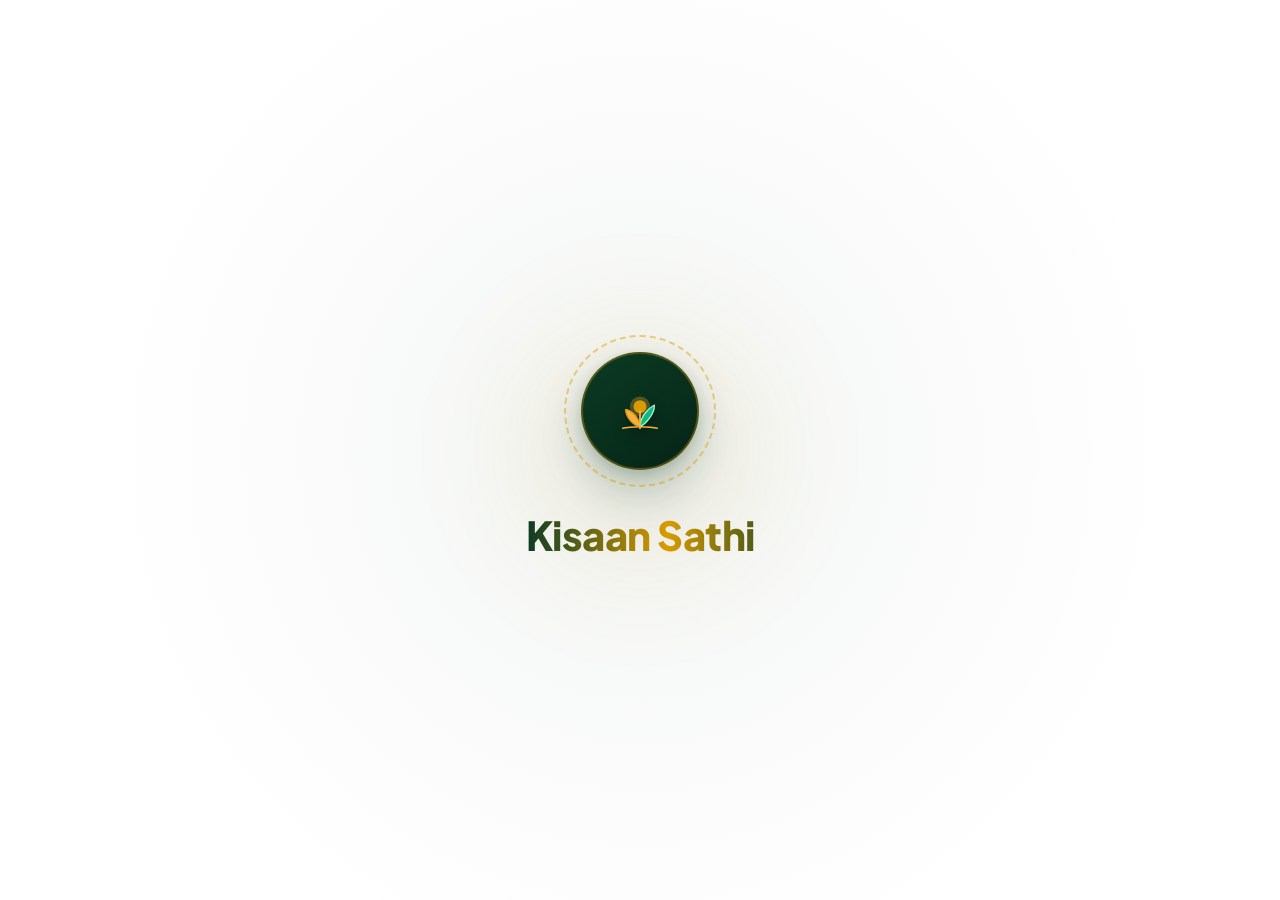
<file: Kisaan/templates/index.html>
<!DOCTYPE html>
<html lang="en">
<head>
  <meta charset="UTF-8">
  <meta name="viewport" content="width=device-width, initial-scale=1.0">
  <title>Kisaan Sathi</title>

  <link rel="preconnect" href="https://fonts.googleapis.com">
  <link rel="preconnect" href="https://fonts.gstatic.com" crossorigin>
  <link href="https://fonts.googleapis.com/css2?family=Plus+Jakarta+Sans:wght@700;800&display=swap" rel="stylesheet">

  <style>
    :root {
      --bg-white: #ffffff;
      --dark-green-base: #0B3B24;
      --dark-green-deep: #062416;
      --wheat-gold: #D99B00;
      --gold-bright: #F5B041;
      --mint-glow: #10B981;
    }

    * {
      margin: 0;
      padding: 0;
      box-sizing: border-box;
    }

    body {
      min-height: 100vh;
      background: var(--bg-white);
      /* Subtle radiant green aura on pure white */
      background-image: radial-gradient(circle at center, rgba(11, 59, 36, 0.05) 0%, #ffffff 70%);
      font-family: 'Plus Jakarta Sans', sans-serif;
      display: flex;
      align-items: center;
      justify-content: center;
      overflow: hidden;
      position: relative;
    }

    /* Soft ambient glow behind the logo */
    .ambient-glow {
      position: absolute;
      width: 320px;
      height: 320px;
      border-radius: 50%;
      background: radial-gradient(circle, rgba(11, 59, 36, 0.12) 0%, rgba(217, 155, 0, 0.08) 40%, transparent 70%);
      filter: blur(50px);
      animation: pulseGlow 4s ease-in-out infinite alternate;
      pointer-events: none;
    }

    /* Centered Brand Unit */
    .brand-container {
      position: relative;
      display: flex;
      flex-direction: column;
      align-items: center;
      justify-content: center;
      gap: 28px;
      z-index: 2;
    }

    /* Logo Wrapper */
    .logo-wrapper {
      position: relative;
      width: 140px;
      height: 140px;
      display: flex;
      align-items: center;
      justify-content: center;
    }

    /* Rotating delicate golden dashed ring */
    .logo-ring {
      position: absolute;
      inset: -6px;
      border-radius: 50%;
      border: 2px dashed rgba(217, 155, 0, 0.45);
      animation: rotateRing 22s linear infinite;
    }

    /* Dark Green Emblem Circle */
    .logo-circle {
      width: 118px;
      height: 118px;
      border-radius: 50%;
      background: linear-gradient(145deg, var(--dark-green-base), var(--dark-green-deep));
      border: 2px solid rgba(217, 155, 0, 0.35);
      box-shadow: 0 20px 40px rgba(11, 59, 36, 0.22),
                  0 4px 12px rgba(11, 59, 36, 0.15);
      display: flex;
      align-items: center;
      justify-content: center;
      animation: floatLogo 3.5s ease-in-out infinite alternate;
    }

    .logo-svg {
      width: 72px;
      height: 72px;
      filter: drop-shadow(0 4px 6px rgba(0, 0, 0, 0.35));
    }

    /* SVG elements & stroke animation */
    .path-leaf {
      stroke-dasharray: 90;
      stroke-dashoffset: 90;
      animation: drawStroke 1.2s cubic-bezier(0.65, 0, 0.35, 1) forwards;
    }

    .sun-glow {
      transform-origin: center;
      animation: pulseSun 3s ease-in-out infinite alternate;
    }

    /* App Name Typography */
    .app-title {
      font-size: 2.5rem;
      font-weight: 800;
      letter-spacing: -0.5px;
      text-align: center;
      /* Shimmering Dark Green infused with Golden Light */
      background: linear-gradient(
        90deg,
        #0B3B24 0%,
        #D99B00 28%,
        #0B3B24 55%,
        #10B981 80%,
        #0B3B24 100%
      );
      background-size: 220% auto;
      color: transparent;
      -webkit-background-clip: text;
      background-clip: text;
      animation: shimmer 4.5s linear infinite, fadeInUp 0.9s cubic-bezier(0.16, 1, 0.3, 1) forwards;
    }

    /* Keyframe Animations */
    @keyframes fadeInUp {
      from {
        opacity: 0;
        transform: translateY(18px);
      }
      to {
        opacity: 1;
        transform: translateY(0);
      }
    }

    @keyframes shimmer {
      0% {
        background-position: 0% center;
      }
      100% {
        background-position: 220% center;
      }
    }

    @keyframes floatLogo {
      0% {
        transform: translateY(0);
      }
      100% {
        transform: translateY(-9px);
      }
    }

    @keyframes rotateRing {
      to {
        transform: rotate(360deg);
      }
    }

    @keyframes pulseGlow {
      0% {
        transform: scale(0.9);
        opacity: 0.6;
      }
      100% {
        transform: scale(1.15);
        opacity: 1;
      }
    }

    @keyframes pulseSun {
      0% {
        transform: scale(0.9);
        opacity: 0.75;
      }
      100% {
        transform: scale(1.12);
        opacity: 1;
      }
    }

    @keyframes drawStroke {
      to {
        stroke-dashoffset: 0;
      }
    }
  </style>
</head>
<body>

  <!-- Subtle ambient halo on white -->
  <div class="ambient-glow"></div>

  <!-- Centered Logo + App Name -->
  <div class="brand-container">
    
    <div class="logo-wrapper">
      <div class="logo-ring"></div>
      
      <div class="logo-circle">
        <svg class="logo-svg" viewBox="0 0 100 100" fill="none" xmlns="http://www.w3.org/2000/svg">
          <!-- Rising Sun (Harvest Gold) -->
          <circle class="sun-glow" cx="50" cy="44" r="14" fill="#F5B041" fill-opacity="0.3"/>
          <circle class="sun-glow" cx="50" cy="44" r="9" fill="#D99B00"/>
          
          <!-- Horizon Base Line -->
          <path d="M26 74C36 71 64 71 74 74" stroke="#F5B041" stroke-width="2" stroke-linecap="round"/>

          <!-- Golden Left Sprout / Wheat Blade -->
          <path class="path-leaf" d="M50 72C50 60 38 48 30 48C30 58 40 70 50 72Z" 
                fill="#F5B041" stroke="#D99B00" stroke-width="1.8"/>

          <!-- Bright Emerald Right Leaf -->
          <path class="path-leaf" d="M50 72C50 56 65 44 70 42C70 55 58 68 50 72Z" 
                fill="#10B981" stroke="#A7F3D0" stroke-width="1.8"/>

          <!-- Central Golden Stem -->
          <path d="M50 74V50" stroke="#F5B041" stroke-width="2.5" stroke-linecap="round"/>
        </svg>
      </div>
    </div>

    <!-- Animated Name -->
    <h1 class="app-title">Kisaan Sathi</h1>

  </div>


  <script>
    setTimeout(function () {
      window.location.href = "{{ target_url }}";   }, 5000);
  </script>
</body>
</html>
</file>
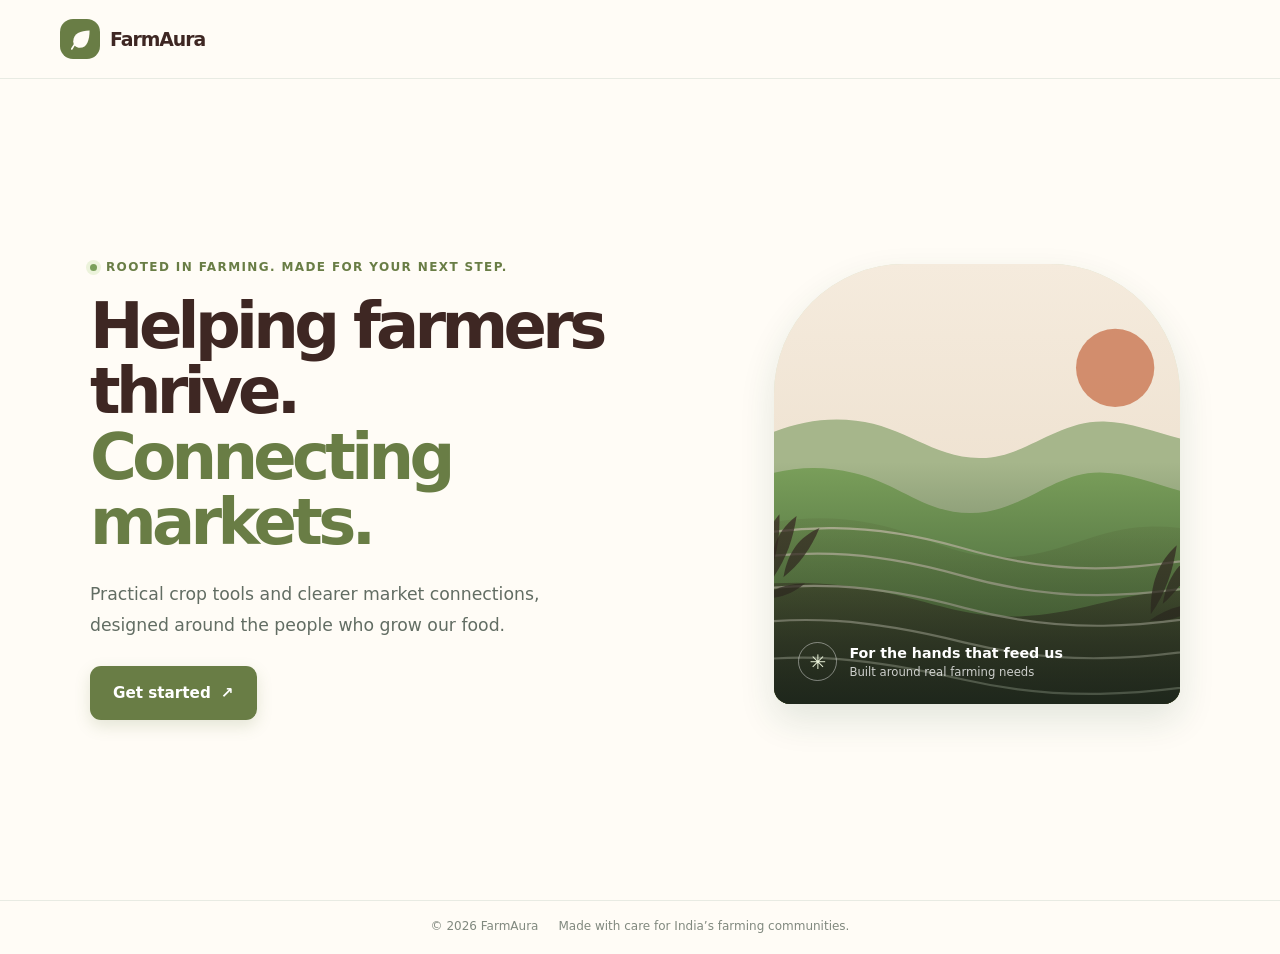
<file: MIT_ADT/frontend/index.html>
<!doctype html>
<html lang="en">
  <head>
    <meta charset="utf-8">
    <meta name="viewport" content="width=device-width, initial-scale=1">
    <meta
      name="description"



      content="FarmAura makes practical farming guidance and digital tools easier to access for farmers across India."
    >
    <meta name="theme-color" content="#FFFCF6">
    <meta property="og:site_name" content="FarmAura">
    <title>FarmAura — A better day starts in the field</title>
    <link rel="icon" href="assets/images/favicon.svg" type="image/svg+xml">
    <link rel="stylesheet" href="css/style.css">
    <script src="js/welcome.js" defer></script>
  </head>
  <body class="welcome-minimal">
    <a class="skip-link" href="#main-content">Skip to content</a>

    <header class="site-header">
      <div class="container nav-wrap">
        <a class="brand" href="#home" aria-label="FarmAura home">
          <span class="brand-mark" aria-hidden="true">
            <svg viewBox="0 0 40 40" fill="none">
              <path d="M32.5 7.5C20 7.5 10 12 10 22.5c0 5.5 4 9 9 9 10.5 0 13.5-12 13.5-24Z" fill="currentColor"/>
              <path d="M8 33c4.4-8.6 10.2-13.7 19-18" stroke="#FFFDF5" stroke-width="2.4" stroke-linecap="round"/>
            </svg>
          </span>
          <span class="brand-name">FarmAura</span>
        </a>

        <button
          class="menu-toggle"
          type="button"
          aria-label="Open navigation menu"
          aria-expanded="false"
          aria-controls="primary-navigation"
        >
          <span></span>
          <span></span>
        </button>

        <nav class="primary-navigation" id="primary-navigation" aria-label="Main navigation">
          <a class="nav-link" href="#home">Home</a>
          <a class="nav-link" href="#features">Features</a>
          <a class="nav-link" href="#about">About</a>
          <div class="nav-actions">
            <a class="button button-quiet" href="login.html#demo-login-panel">Login</a>
            <a class="button button-primary button-small" href="login.html#demo-login-panel">
              Get started <span aria-hidden="true">↗</span>
            </a>
          </div>
        </nav>
      </div>
    </header>

    <main id="main-content">
      <section class="hero section-pad" id="home" aria-labelledby="hero-title">
        <div class="container hero-grid">
          <div class="hero-copy">
            <p class="eyebrow"><span class="eyebrow-dot"></span> Rooted in farming. Made for your next step.</p>
            <h1 id="hero-title">Helping farmers thrive.<br><span>Connecting markets.</span></h1>
            <p class="hero-description">
              Practical crop tools and clearer market connections, designed around the people who grow our food.
            </p>
            <div class="hero-actions">
              <a class="button button-primary button-large" href="login.html">
                Get started <span aria-hidden="true">↗</span>
              </a>
            </div>
            <div class="hero-note">
              <span class="note-icon" aria-hidden="true">
                <svg viewBox="0 0 24 24" fill="none">
                  <path d="M12 3 5 6v5c0 4.5 3 8.5 7 10 4-1.5 7-5.5 7-10V6l-7-3Z" stroke="currentColor" stroke-width="1.7" stroke-linejoin="round"/>
                  <path d="m9 12 2 2 4-4" stroke="currentColor" stroke-width="1.7" stroke-linecap="round" stroke-linejoin="round"/>
                </svg>
              </span>
              Practical tools. Clear information. A little more confidence.
            </div>
          </div>

          <div class="hero-visual">
            <div class="hero-image-frame">
              <img
                class="hero-image"
                src="assets/images/farm-fields.svg"
                alt="Green crop fields stretching across the countryside in warm morning light"
                fetchpriority="high"
              >
              <div class="image-shade" aria-hidden="true"></div>
              <div class="image-caption">
                <span class="caption-icon" aria-hidden="true">✳</span>
                <span><strong>For the hands that feed us</strong><small>Built around real farming needs</small></span>
              </div>
            </div>
            <div class="visual-stamp" aria-hidden="true">
              <span>Rooted in</span>
              <strong>care</strong>
              <span>Growing with you</span>
              <svg viewBox="0 0 40 40" fill="none">
                <path d="M31 9C19 9 10 14 10 24c0 4 3 7 7 7 10 0 14-11 14-22Z" stroke="currentColor" stroke-width="1.8"/>
                <path d="M9 32c4-7 9-12 17-16" stroke="currentColor" stroke-width="1.8" stroke-linecap="round"/>
              </svg>
            </div>
            <span class="visual-orbit orbit-one" aria-hidden="true"></span>
            <span class="visual-orbit orbit-two" aria-hidden="true"></span>
          </div>
        </div>
      </section>

      <section class="features-section section-pad" id="features" aria-labelledby="features-title">
        <div class="container">
          <div class="section-heading">
            <div>
              <p class="eyebrow">The right help, right where you need it</p>
              <h2 id="features-title">A little support can go a long way.</h2>
            </div>
            <p class="section-intro">
              Useful starting points for the decisions that shape every growing season.
            </p>
          </div>

          <div class="feature-grid">
            <article class="feature-card">
              <span class="feature-icon icon-green" aria-hidden="true">
                <svg viewBox="0 0 24 24" fill="none"><path d="M19.5 4.5C11 4.5 5 7.8 5 14.3c0 3.4 2.3 5.2 5.3 5.2 6.5 0 9.2-7.3 9.2-15Z" stroke="currentColor" stroke-width="1.7" stroke-linejoin="round"/><path d="M4 21c3-5 6.6-8.2 12-11" stroke="currentColor" stroke-width="1.7" stroke-linecap="round"/></svg>
              </span>
              <h3>Crop &amp; harvest guidance</h3>
              <p>Explore practical pointers for crop stages, harvest timing and post-harvest care.</p>
              <span class="card-index">01</span>
            </article>
            <article class="feature-card">
              <span class="feature-icon icon-blue" aria-hidden="true">
                <svg viewBox="0 0 24 24" fill="none"><path d="M12 3.5s-6.5 7-6.5 11.5a6.5 6.5 0 0 0 13 0C18.5 10.5 12 3.5 12 3.5Z" stroke="currentColor" stroke-width="1.7"/><path d="M9 16a3 3 0 0 0 3 3" stroke="currentColor" stroke-width="1.7" stroke-linecap="round"/></svg>
              </span>
              <h3>Irrigation calculations</h3>
              <p>Get a clearer starting point for thinking about water needs across your field.</p>
              <span class="card-index">02</span>
            </article>
            <article class="feature-card">
              <span class="feature-icon icon-earth" aria-hidden="true">
                <svg viewBox="0 0 24 24" fill="none"><path d="M12 20V9m0 4c-4 0-6-2-6-5 4 0 6 2 6 5Zm0-2c0-4 2-6 6-6 0 4-2 6-6 6Z" stroke="currentColor" stroke-width="1.7" stroke-linecap="round" stroke-linejoin="round"/><path d="M5 20h14" stroke="currentColor" stroke-width="1.7" stroke-linecap="round"/></svg>
              </span>
              <h3>Fertilizer &amp; manure</h3>
              <p>Understand field quantities with simple, approachable calculation tools.</p>
              <span class="card-index">03</span>
            </article>
            <article class="feature-card">
              <span class="feature-icon icon-yellow" aria-hidden="true">
                <svg viewBox="0 0 24 24" fill="none"><path d="M4 7.5h16M6 7.5l1 12h10l1-12M9 7.5V5a1 1 0 0 1 1-1h4a1 1 0 0 1 1 1v2.5M9.5 11v5m5-5v5" stroke="currentColor" stroke-width="1.7" stroke-linecap="round" stroke-linejoin="round"/></svg>
              </span>
              <h3>Compare seller offers</h3>
              <p>Review offers side by side and see the details that matter to your choice.</p>
              <span class="card-index">04</span>
            </article>
            <article class="feature-card">
              <span class="feature-icon icon-cream" aria-hidden="true">
                <svg viewBox="0 0 24 24" fill="none"><path d="M5 20V5.5A1.5 1.5 0 0 1 6.5 4H18v16H6.5A1.5 1.5 0 0 0 5 21.5M5 17h13M9 8h5m-5 3h5" stroke="currentColor" stroke-width="1.7" stroke-linecap="round" stroke-linejoin="round"/></svg>
              </span>
              <h3>Schemes &amp; loans</h3>
              <p>Find a simpler path to exploring agricultural schemes and financing information.</p>
              <span class="card-index">05</span>
            </article>
            <article class="feature-card">
              <span class="feature-icon icon-lime" aria-hidden="true">
                <svg viewBox="0 0 24 24" fill="none"><path d="M12 3.5a8.5 8.5 0 0 0-7.3 12.9L4 20l3.8-.7A8.5 8.5 0 1 0 12 3.5Z" stroke="currentColor" stroke-width="1.7" stroke-linejoin="round"/><path d="M8.5 11.5h.01m3.49 0H12m3.5 0h.01" stroke="currentColor" stroke-width="2.4" stroke-linecap="round"/></svg>
              </span>
              <h3>AI farming assistant</h3>
              <p>Ask everyday farming questions in a friendly, easy-to-understand way.</p>
              <span class="card-index">06</span>
            </article>
          </div>
          <p class="section-footnote">These tools are being introduced in stages. No live offers or scheme information are shown on this page.</p>
        </div>
      </section>

      <section class="steps-section section-pad" id="how-it-works" aria-labelledby="steps-title">
        <div class="container steps-layout">
          <div class="steps-heading">
            <p class="eyebrow eyebrow-light">Simple from the very start</p>
            <h2 id="steps-title">Three steps.<br>More informed choices.</h2>
            <p>FarmAura is being designed to keep useful information close and easy to understand.</p>
            <a class="button button-light" href="login.html">
              Get started <span aria-hidden="true">↗</span>
            </a>
          </div>
          <ol class="steps-list">
            <li class="step-item">
              <span class="step-number">01</span>
              <div><h3>Get started</h3><p>Begin with a simple welcome and see what FarmAura can help with.</p></div>
            </li>
            <li class="step-item">
              <span class="step-number">02</span>
              <div><h3>Choose your role</h3><p>Select the experience that fits you best: farmer or seller.</p></div>
            </li>
            <li class="step-item">
              <span class="step-number">03</span>
              <div><h3>Find your next step</h3><p>Explore the tools and information relevant to your needs.</p></div>
            </li>
          </ol>
        </div>
      </section>

      <section class="about-section section-pad" id="about" aria-labelledby="about-title">
        <div class="container about-layout">
          <div class="about-emblem" aria-hidden="true">
            <span class="emblem-ring"></span>
            <span class="emblem-sun"></span>
            <svg viewBox="0 0 160 160" fill="none">
              <path d="M80 134V76" stroke="currentColor" stroke-width="5" stroke-linecap="round"/>
              <path d="M79 103c-24 0-39-12-39-35 24 0 39 12 39 35Z" fill="currentColor" opacity=".82"/>
              <path d="M81 87c0-25 13-40 36-40 0 24-13 40-36 40Z" fill="currentColor"/>
              <path d="M48 134h64" stroke="currentColor" stroke-width="5" stroke-linecap="round"/>
            </svg>
            <span class="emblem-label">Grow with confidence</span>
          </div>
          <div class="about-copy">
            <p class="eyebrow">A companion for every growing season</p>
            <h2 id="about-title">Agriculture is complex.<br>Finding help shouldn't be.</h2>
            <p>
              FarmAura is being created to make agricultural information and digital tools
              easier to reach for farmers across India. We believe useful guidance should feel
              clear, practical and grounded in the realities of the field.
            </p>
            <p class="about-principle"><span aria-hidden="true">✳</span> Built around people, their land and the decisions ahead.</p>
          </div>
        </div>
      </section>

      <section class="closing-cta" aria-label="Get started with FarmAura">
        <div class="container closing-cta-inner">
          <div>
            <p class="eyebrow eyebrow-light">Your next step starts here</p>
            <h2>Let’s grow something better, together.</h2>
          </div>
          <a class="button button-light" href="login.html">
            Get started <span aria-hidden="true">↗</span>
          </a>
        </div>
      </section>
    </main>

    <footer class="site-footer">
      <div class="container footer-main">
        <div class="footer-brand-block">
          <a class="brand footer-brand" href="#home" aria-label="FarmAura home">
            <span class="brand-mark" aria-hidden="true">
              <svg viewBox="0 0 40 40" fill="none">
                <path d="M32.5 7.5C20 7.5 10 12 10 22.5c0 5.5 4 9 9 9 10.5 0 13.5-12 13.5-24Z" fill="currentColor"/>
                <path d="M8 33c4.4-8.6 10.2-13.7 19-18" stroke="#FFFDF5" stroke-width="2.4" stroke-linecap="round"/>
              </svg>
            </span>
            <span class="brand-name">FarmAura</span>
          </a>
          <p>Thoughtful tools and clearer information for the people who grow our food.</p>
        </div>
        <nav class="footer-links" aria-label="Footer navigation">
          <a href="#home">Home</a>
          <a href="#features">Features</a>
          <a href="#how-it-works">How it works</a>
          <a href="#about">About</a>
          <a href="login.html#demo-login-panel">Login</a>
        </nav>
      </div>
      <div class="container footer-bottom">
        <span>© <span id="current-year">2026</span> FarmAura</span>
        <span>Made with care for India’s farming communities.</span>
      </div>
    </footer>

  </body>
</html>
</file>
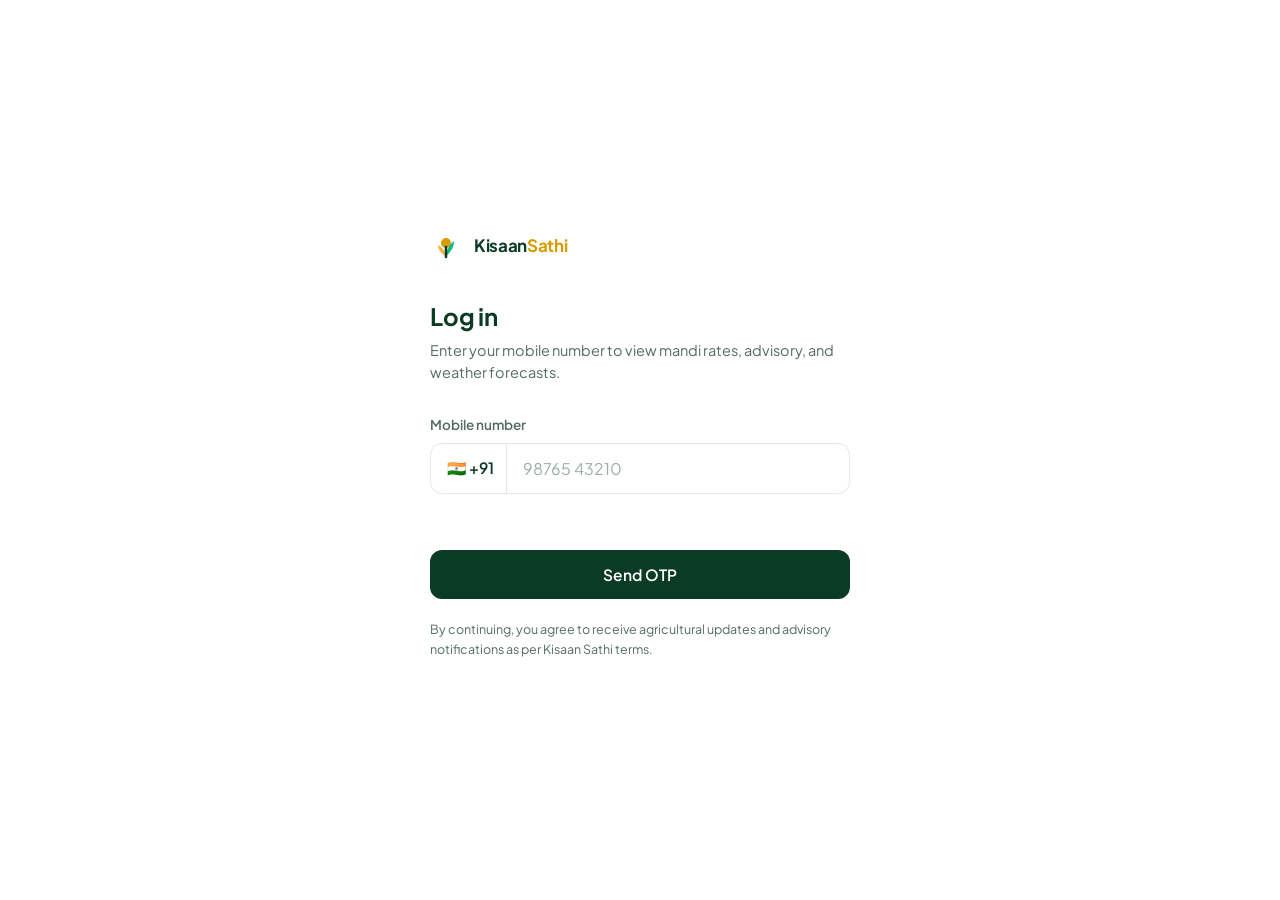
<file: Kisaan/templates/login.html>
<!DOCTYPE html>
<html lang="en">
<head>
<meta charset="UTF-8">
<meta name="viewport" content="width=device-width, initial-scale=1, viewport-fit=cover">
<title>Log in — Kisaan Sathi</title>
<link rel="preconnect" href="https://fonts.googleapis.com">
<link rel="preconnect" href="https://fonts.gstatic.com" crossorigin>
<link href="https://fonts.googleapis.com/css2?family=Plus+Jakarta+Sans:wght@400;500;600;700&display=swap" rel="stylesheet">
<style>
  :root {
    --bg: #ffffff;
    --surface: #ffffff;
    --ink: #0B3B24;
    --ink-dim: #556B5F;
    --accent: #0B3B24;
    --accent-hover: #072617;
    --gold: #D99B00;
    --gold-bright: #F5B041;
    --mint: #10B981;
    --line: #e3e8e5;
    --line-strong: #0B3B24;
    --error: #b91c1c;
  }

  * { box-sizing: border-box; }

  html, body {
    margin: 0;
    height: 100%;
    background: var(--bg);
    color: var(--ink);
    font-family: 'Plus Jakarta Sans', -apple-system, BlinkMacSystemFont, 'Segoe UI', Roboto, sans-serif;
    -webkit-font-smoothing: antialiased;
  }

  button, input { font-family: inherit; }
  a { color: inherit; }

  body {
    min-height: 100vh;
    min-height: 100dvh;
    display: flex;
    align-items: center;
    justify-content: center;
    padding:
      max(32px, env(safe-area-inset-top))
      max(20px, env(safe-area-inset-right))
      max(32px, env(safe-area-inset-bottom))
      max(20px, env(safe-area-inset-left));
  }

  .card {
    width: 100%;
    max-width: 400px;
  }

  /* ---------------- BRAND HEADER ---------------- */

  .mark-row {
    display: flex;
    align-items: center;
    gap: 12px;
    margin-bottom: 40px;
  }

  .mark-wrap {
    position: relative;
    width: 32px;
    height: 32px;
    flex-shrink: 0;
  }

  .leaf-svg {
    width: 100%;
    height: 100%;
    transform-origin: bottom center;
    animation: sprout-pop 0.55s cubic-bezier(.16,1,.3,1) 0.1s forwards;
  }

  @keyframes sprout-pop {
    0% { transform: scale(0) rotate(-15deg); opacity: 0; }
    100% { transform: scale(1) rotate(0deg); opacity: 1; }
  }

  .wordmark {
    font-size: 17px;
    font-weight: 700;
    letter-spacing: -0.02em;
    color: var(--ink);
  }
  .wordmark span { color: var(--gold); }

  /* ---------------- STEPS ---------------- */

  .step { display: none; }
  .step.active { display: block; animation: step-in .35s cubic-bezier(.16,1,.3,1); }

  @keyframes step-in {
    from { opacity: 0; transform: translateY(8px); }
    to { opacity: 1; transform: translateY(0); }
  }

  .step h1 {
    margin: 0 0 8px;
    font-size: 24px;
    font-weight: 700;
    letter-spacing: -0.01em;
    color: var(--ink);
  }

  .step .lede {
    margin: 0 0 32px;
    font-size: 14.5px;
    color: var(--ink-dim);
    line-height: 1.55;
  }

  .step .lede strong { color: var(--ink); font-weight: 600; }

  .field { margin-bottom: 8px; }

  .field label {
    display: block;
    font-size: 13.5px;
    font-weight: 600;
    color: var(--ink-dim);
    margin-bottom: 10px;
  }

  .phone-row {
    display: flex;
    align-items: stretch;
    background: var(--surface);
    border: 1.5px solid var(--line);
    border-radius: 12px;
    transition: border-color .15s ease, box-shadow .15s ease;
  }
  .phone-row:focus-within {
    border-color: var(--line-strong);
    box-shadow: 0 0 0 3px rgba(11, 59, 36, 0.08);
  }
  .phone-row.invalid { border-color: var(--error); }

  .code {
    font-size: 15.5px;
    font-weight: 600;
    color: var(--ink);
    padding: 14px 12px 14px 16px;
    border-right: 1.5px solid var(--line);
    margin-right: 12px;
    white-space: nowrap;
    display: flex;
    align-items: center;
    gap: 6px;
  }

  input#mobile {
    flex: 1;
    border: none;
    background: transparent;
    outline: none;
    font-size: 16px;
    font-weight: 600;
    letter-spacing: 0.02em;
    color: var(--ink);
    padding: 14px 16px 14px 4px;
    min-width: 0;
    border-radius: 0 12px 12px 0;
  }

  input#mobile::placeholder { color: #9daea5; font-weight: 400; letter-spacing: normal; }

  .error-text {
    display: block;
    min-height: 20px;
    font-size: 13px;
    color: var(--error);
    margin-top: 8px;
  }

  .btn {
    width: 100%;
    border: none;
    border-radius: 12px;
    background: var(--accent);
    color: #ffffff;
    font-size: 15.5px;
    font-weight: 600;
    padding: 15px 20px;
    margin-top: 20px;
    cursor: pointer;
    transition: background-color .15s ease, transform .1s ease;
  }
  .btn:hover { background: var(--accent-hover); }
  .btn:active { transform: scale(0.99); }
  .btn:disabled { background: #96aca0; cursor: not-allowed; }

  .btn:focus-visible, input:focus-visible, .otp-box:focus-visible, .link-btn:focus-visible {
    outline: 2px solid var(--gold);
    outline-offset: 2px;
  }

  .consent {
    margin-top: 20px;
    font-size: 12.5px;
    line-height: 1.6;
    color: var(--ink-dim);
  }

  .change-row {
    display: flex;
    align-items: baseline;
    justify-content: space-between;
    margin-bottom: 28px;
  }

  .link-btn {
    background: none;
    border: none;
    padding: 0;
    font-size: 13.5px;
    font-weight: 600;
    color: var(--gold);
    cursor: pointer;
    text-decoration: underline;
    text-underline-offset: 3px;
  }
  .link-btn:disabled { color: #9daea5; cursor: default; text-decoration: none; }

  .otp-row { display: flex; gap: clamp(6px, 2vw, 12px); margin-bottom: 6px; }

  .otp-box {
    width: 100%;
    aspect-ratio: 1/1;
    text-align: center;
    font-size: 20px;
    font-weight: 700;
    color: var(--ink);
    background: var(--surface);
    border: 1.5px solid var(--line);
    border-radius: 12px;
    outline: none;
    transition: border-color .15s ease, box-shadow .15s ease;
  }
  .otp-box:focus {
    border-color: var(--line-strong);
    box-shadow: 0 0 0 3px rgba(11, 59, 36, 0.08);
  }

  .resend-row { margin-top: 20px; font-size: 13.5px; color: var(--ink-dim); }

  .success { display: none; text-align: center; padding: 12px 0; }
  .success.active { display: block; animation: step-in .35s cubic-bezier(.16,1,.3,1); }
  .success h1 { margin: 0 0 8px; color: var(--ink); font-size: 24px; font-weight: 700; }
  .success p { margin: 0; color: var(--ink-dim); font-size: 14.5px; }

  @media (min-width: 1024px) {
    .card { max-width: 420px; }
  }

  @media (max-height: 600px) {
    .mark-row { margin-bottom: 24px; }
    .step .lede { margin-bottom: 20px; }
  }

  @media (prefers-reduced-motion: reduce) {
    .leaf-svg, .step.active, .success.active {
      animation: none !important;
      opacity: 1 !important;
      transform: none !important;
    }
  }
</style>
</head>
<body>

<div class="card">

  <!-- Brand Emblem + App Name -->
  <div class="mark-row" aria-hidden="true">
    <div class="mark-wrap">
      <svg class="leaf-svg" viewBox="0 0 32 32" fill="none" xmlns="http://www.w3.org/2000/svg">
        <circle cx="16" cy="14" r="5" fill="#D99B00" />
        <path d="M16 28C16 20 8 16 8 16C8 24 16 26 16 28Z" fill="#F5B041" />
        <path d="M16 28C16 18 24 12 24 12C24 22 16 26 16 28Z" fill="#10B981" />
        <path d="M16 28V18" stroke="#0B3B24" stroke-width="2.5" stroke-linecap="round"/>
      </svg>
    </div>
    <span class="wordmark">Kisaan<span>Sathi</span></span>
  </div>

  <form id="loginForm" method="POST" action="/login">
    <input type="hidden" name="mobile" id="mobileHidden">
    <input type="hidden" name="otp" id="otpHidden">

    <!-- Step 1: Mobile Input -->
    <section class="step active" id="step-phone">
      <h1>Log in</h1>
      <p class="lede">Enter your mobile number to view mandi rates, advisory, and weather forecasts.</p>

      <div class="field">
        <label for="mobile">Mobile number</label>
        <div class="phone-row" id="phoneRow">
          <span class="code">🇮🇳 +91</span>
          <input id="mobile" type="tel" inputmode="numeric" autocomplete="tel-national"
                 placeholder="98765 43210" maxlength="10" aria-describedby="phoneError">
        </div>
        <span class="error-text" id="phoneError"></span>
      </div>

      <button class="btn" id="sendBtn" type="button">Send OTP</button>

      <p class="consent">By continuing, you agree to receive agricultural updates and advisory notifications as per Kisaan Sathi terms.</p>
    </section>

    <!-- Step 2: OTP Validation -->
    <section class="step" id="step-otp">
      <div class="change-row">
        <div>
          <h1 style="font-size:22px; margin-bottom:4px;">Enter the code</h1>
          <p class="lede" style="margin-bottom:0;">Sent to +91 <strong id="numberEcho"></strong></p>
        </div>
        <button class="link-btn" id="changeNumber" type="button">Change</button>
      </div>

      <div class="otp-row" id="otpRow">
        <input class="otp-box" maxlength="1" inputmode="numeric" type="tel">
        <input class="otp-box" maxlength="1" inputmode="numeric" type="tel">
        <input class="otp-box" maxlength="1" inputmode="numeric" type="tel">
        <input class="otp-box" maxlength="1" inputmode="numeric" type="tel">
        <input class="otp-box" maxlength="1" inputmode="numeric" type="tel">
        <input class="otp-box" maxlength="1" inputmode="numeric" type="tel">
      </div>
      <span class="error-text" id="otpError"></span>

      <button class="btn" id="verifyBtn" type="submit">Verify &amp; continue</button>

      <p class="resend-row" id="resendRow">Resend code in <span id="timer">30</span>s</p>
    </section>
  </form>

  <!-- Step 3: Verified Success Feedback -->
  <section class="success" id="step-success">
    <h1>You're verified</h1>
    <p>Opening your farming dashboard…</p>
  </section>

</div>

<script>
  const phoneInput = document.getElementById('mobile');
  const mobileHidden = document.getElementById('mobileHidden');
  const otpHidden = document.getElementById('otpHidden');
  const phoneRow = document.getElementById('phoneRow');
  const phoneError = document.getElementById('phoneError');
  const sendBtn = document.getElementById('sendBtn');

  const loginForm = document.getElementById('loginForm');
  const stepPhone = document.getElementById('step-phone');
  const stepOtp = document.getElementById('step-otp');
  const stepSuccess = document.getElementById('step-success');

  const numberEcho = document.getElementById('numberEcho');
  const changeNumber = document.getElementById('changeNumber');
  const otpBoxes = Array.from(document.querySelectorAll('.otp-box'));
  const otpError = document.getElementById('otpError');
  const verifyBtn = document.getElementById('verifyBtn');
  const resendRow = document.getElementById('resendRow');

  let resendInterval = null;

  phoneInput.addEventListener('input', () => {
    phoneInput.value = phoneInput.value.replace(/\D/g, '').slice(0, 10);
    phoneRow.classList.remove('invalid');
    phoneError.textContent = '';
  });

  function startResendTimer() {
    let t = 30;
    resendRow.innerHTML = 'Resend code in <span id="timer">' + t + '</span>s';
    clearInterval(resendInterval);
    resendInterval = setInterval(() => {
      t -= 1;
      if (t <= 0) {
        clearInterval(resendInterval);
        resendRow.innerHTML = '<button class="link-btn" id="resendBtn" type="button">Resend code</button>';
        document.getElementById('resendBtn').addEventListener('click', sendOtp);
      } else {
        const span = document.getElementById('timer');
        if (span) span.textContent = t;
      }
    }, 1000);
  }

  function sendOtp() {
    const val = phoneInput.value.trim();
    if (val.length !== 10) {
      phoneRow.classList.add('invalid');
      phoneError.textContent = 'Enter a valid 10-digit mobile number';
      phoneInput.focus();
      return;
    }

    mobileHidden.value = val;
    numberEcho.textContent = val.slice(0, 5) + ' ' + val.slice(5);
    stepPhone.classList.remove('active');
    stepOtp.classList.add('active');
    otpBoxes[0].focus();
    startResendTimer();
  }

  sendBtn.addEventListener('click', sendOtp);

  changeNumber.addEventListener('click', () => {
    clearInterval(resendInterval);
    stepOtp.classList.remove('active');
    stepPhone.classList.add('active');
    phoneInput.focus();
  });

  otpBoxes.forEach((box, i) => {
    box.addEventListener('input', () => {
      box.value = box.value.replace(/\D/g, '').slice(0, 1);
      otpError.textContent = '';
      if (box.value && i < otpBoxes.length - 1) {
        otpBoxes[i + 1].focus();
      }
    });

    box.addEventListener('keydown', (e) => {
      if (e.key === 'Backspace' && !box.value && i > 0) {
        otpBoxes[i - 1].focus();
      }
    });

    box.addEventListener('paste', (e) => {
      const text = (e.clipboardData || window.clipboardData).getData('text').replace(/\D/g, '').slice(0, 6);
      if (text.length) {
        e.preventDefault();
        text.split('').forEach((ch, idx) => {
          if (otpBoxes[idx]) otpBoxes[idx].value = ch;
        });
        otpBoxes[Math.min(text.length, otpBoxes.length) - 1].focus();
      }
    });
  });

  loginForm.addEventListener('submit', (e) => {
    e.preventDefault();
    const code = otpBoxes.map(b => b.value).join('');
    if (code.length !== 6) {
      otpError.textContent = 'Enter the 6-digit code';
      return;
    }

    otpHidden.value = code;
    clearInterval(resendInterval);

    // Shows success state
    stepOtp.classList.remove('active');
    stepSuccess.classList.add('active');
  });
</script>

</body>
</html>
</file>
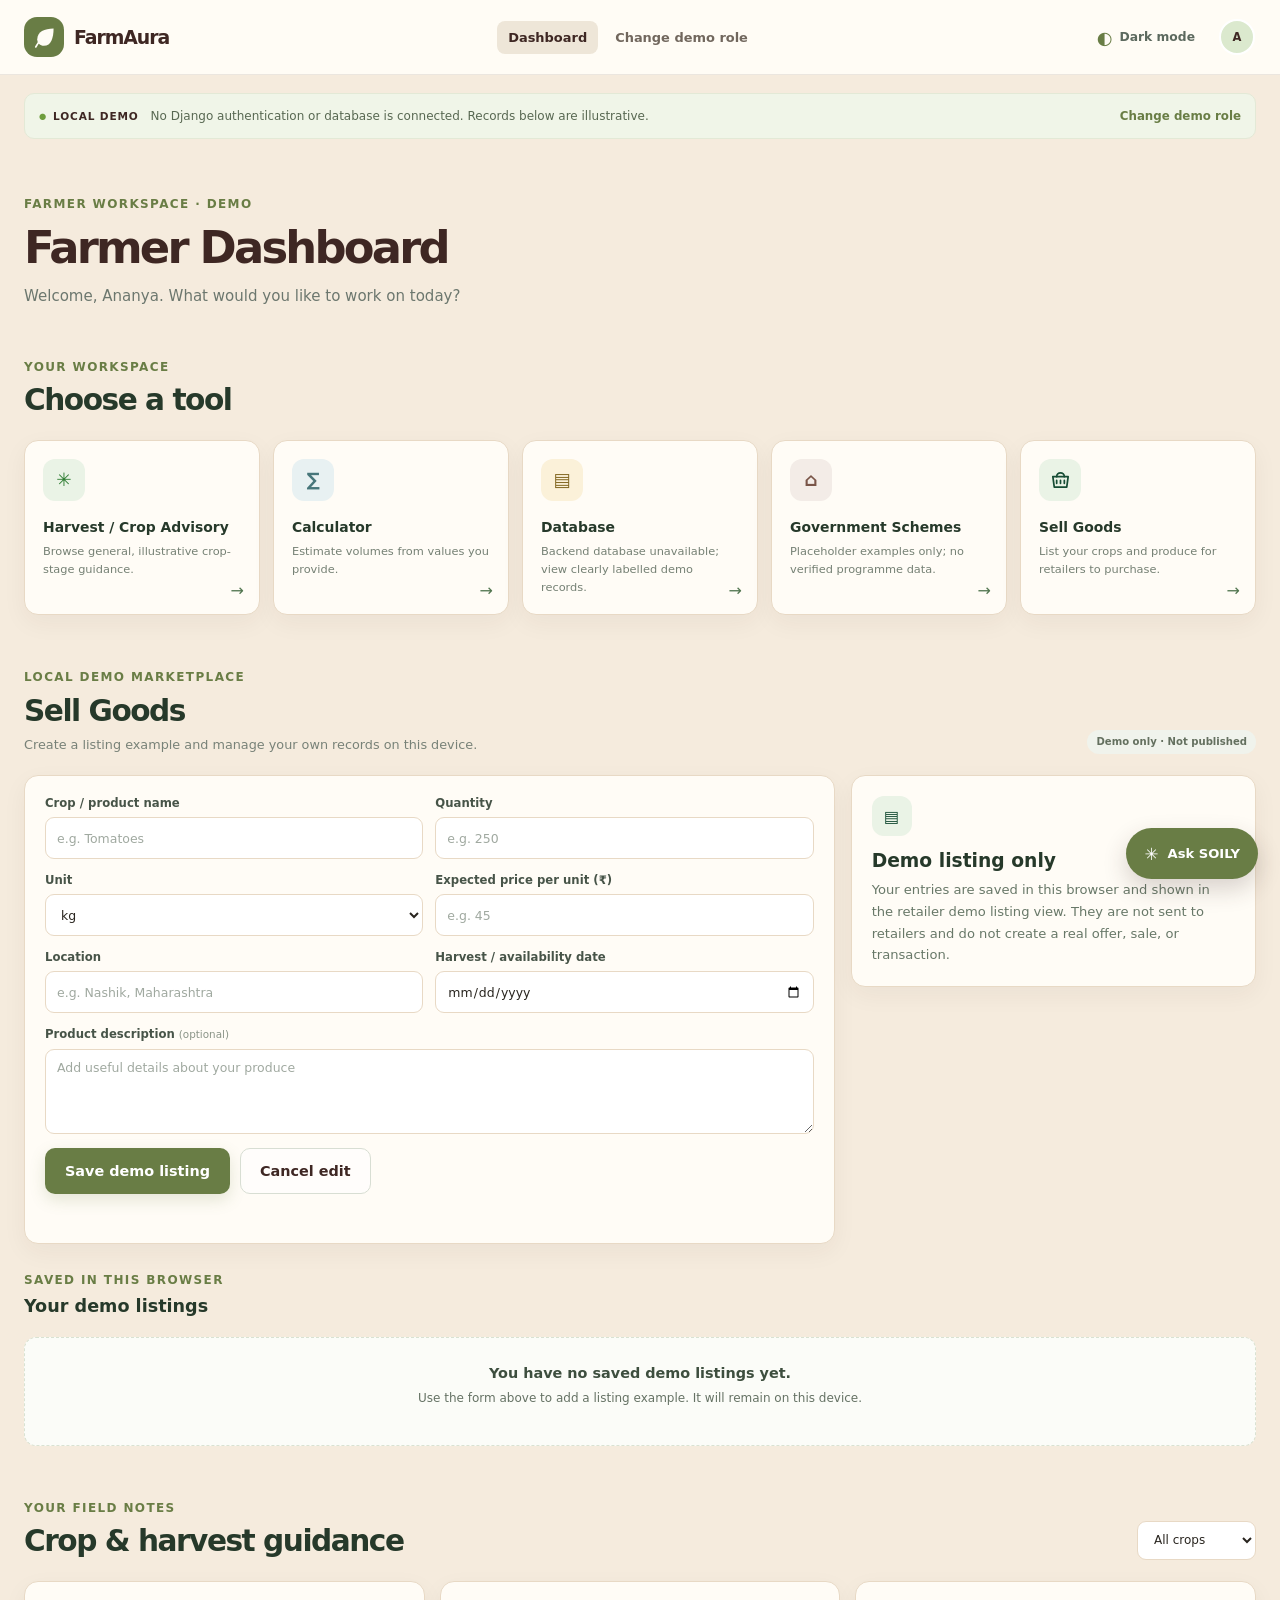
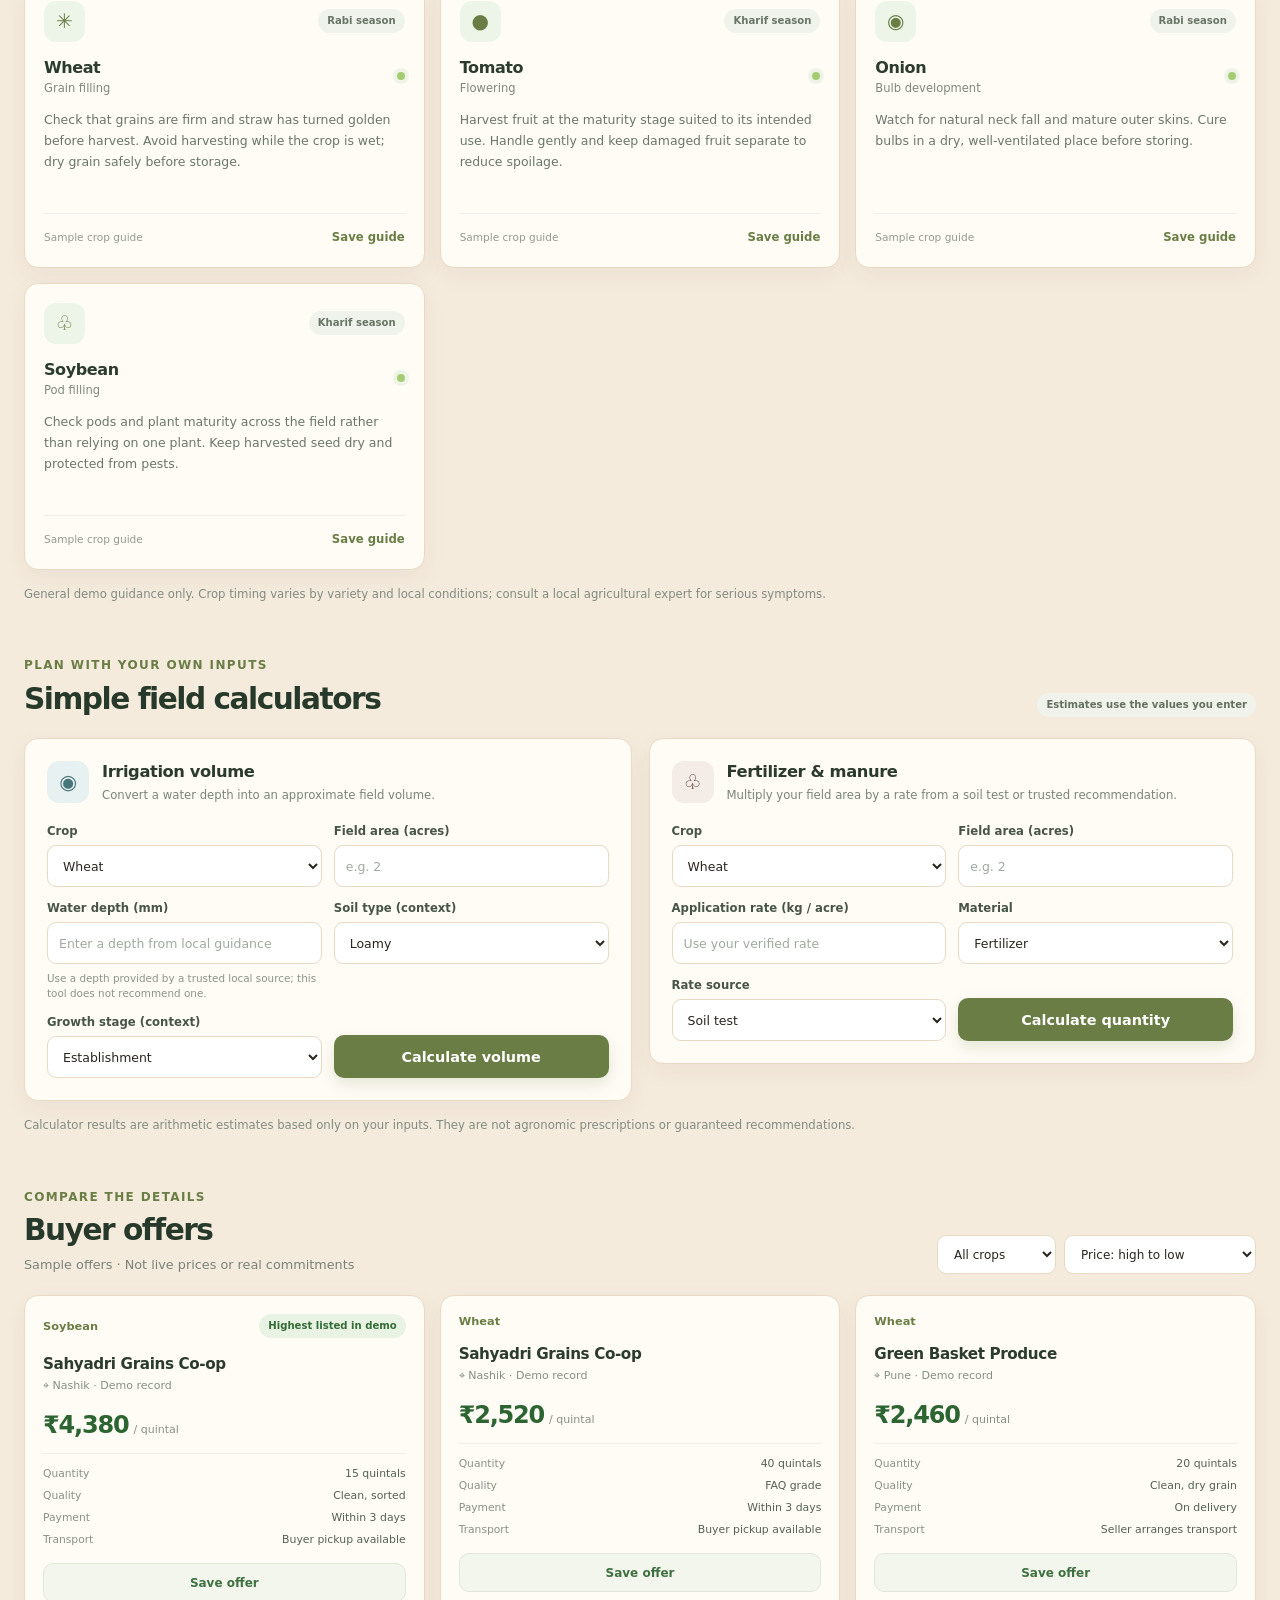
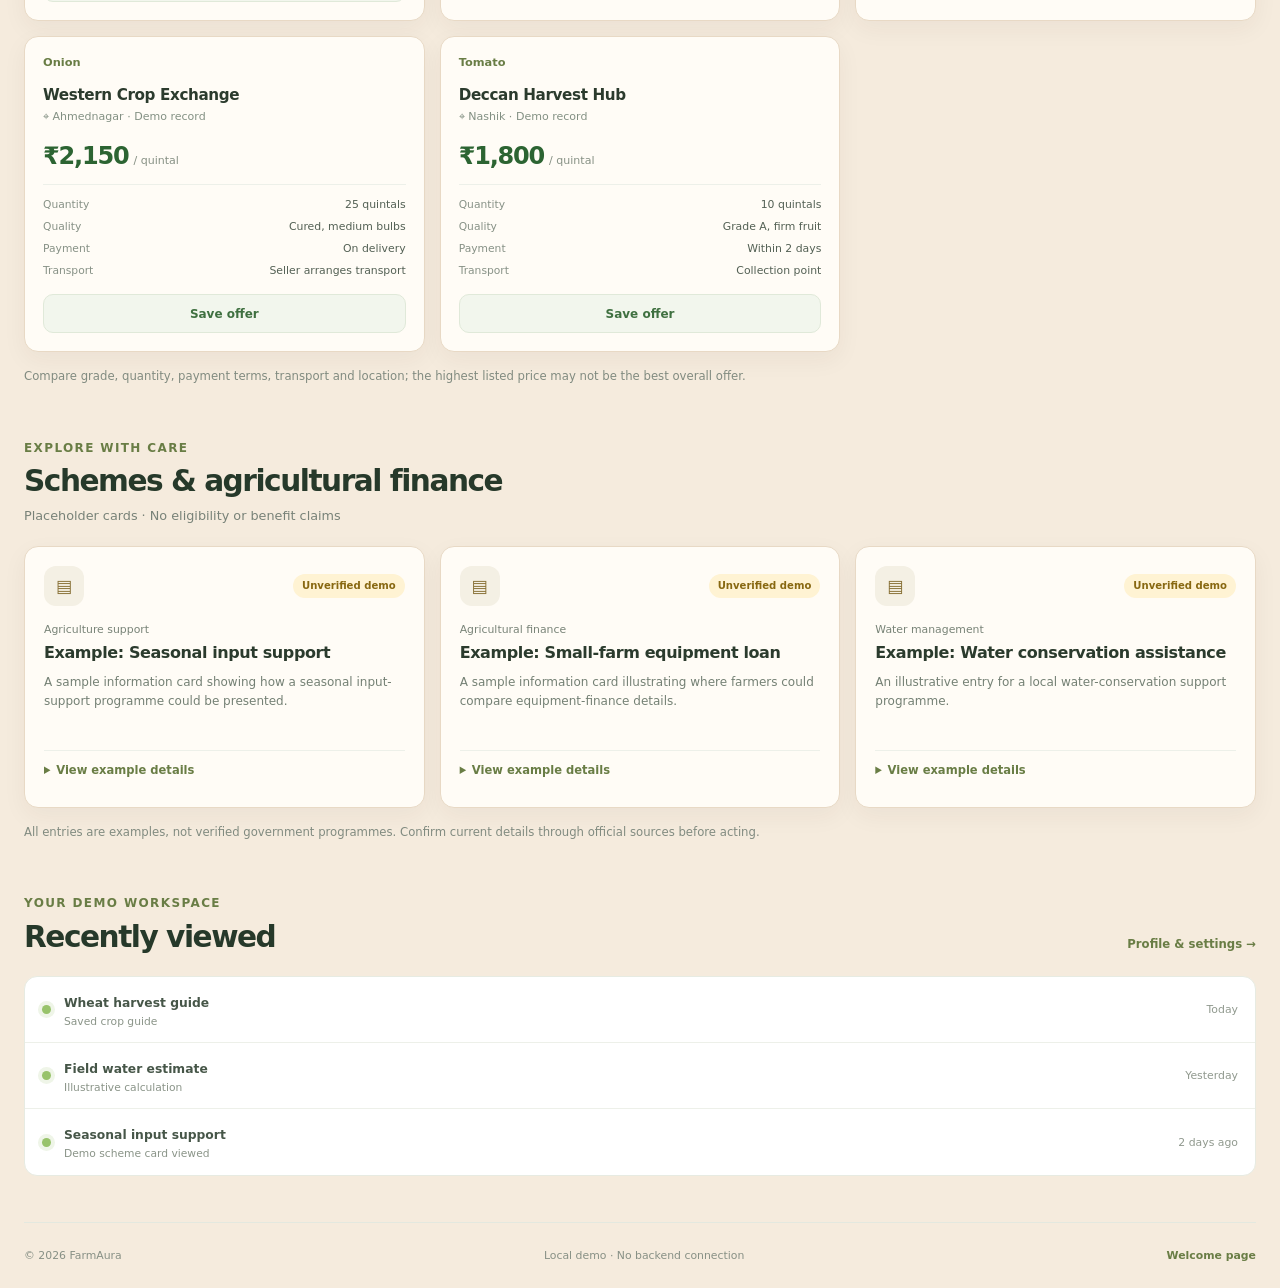
<file: MIT_ADT/frontend/farmer-dashboard.html>
<!doctype html>
<html lang="en">
  <head>
    <meta charset="utf-8">
    <meta name="viewport" content="width=device-width, initial-scale=1">
    <meta name="description" content="Farmer Dashboard: crop advisory, calculators, illustrative demo records and scheme placeholders.">
    <meta name="theme-color" content="#FFFCF6">
    <meta property="og:site_name" content="FarmAura">
    <title>Farmer Dashboard — FarmAura Demo</title>
    <link rel="icon" href="assets/images/favicon.svg" type="image/svg+xml">
    <link rel="stylesheet" href="css/style.css">
    <link rel="stylesheet" href="css/dashboard.css">
    <link rel="stylesheet" href="css/responsive.css">
    <script src="js/config.js" defer></script>
    <script src="js/demo-data.js" defer></script>
    <script src="js/mock-api.js" defer></script>
    <script src="js/api.js" defer></script>
    <script src="js/app.js" defer></script>
    <script src="js/farmer.js" defer></script>
    <script src="js/chatbot.js" defer></script>
  </head>
  <body class="app-page">
    <a class="skip-link" href="#main-content">Skip to content</a>
    <header class="app-header">
      <div class="app-header-inner">
        <a class="brand" href="index.html" aria-label="FarmAura home">
          <span class="brand-mark" aria-hidden="true"><svg viewBox="0 0 40 40" fill="none"><path d="M32.5 7.5C20 7.5 10 12 10 22.5c0 5.5 4 9 9 9 10.5 0 13.5-12 13.5-24Z" fill="currentColor"/><path d="M8 33c4.4-8.6 10.2-13.7 19-18" stroke="#FFFDF5" stroke-width="2.4" stroke-linecap="round"/></svg></span>
          <span class="brand-name">FarmAura</span>
        </a>
        <button class="app-menu-toggle" type="button" aria-label="Open navigation menu" aria-expanded="false" aria-controls="app-navigation" data-mobile-toggle>☰</button>
        <nav class="app-navigation" id="app-navigation" aria-label="Dashboard navigation">
          <a class="app-nav-link is-active" href="#dashboard">Dashboard</a>
          <a class="app-nav-link" href="login.html">Change demo role</a>
        </nav>
        <div class="app-header-actions">
          <button class="icon-button theme-button" type="button" data-theme-toggle aria-pressed="false" aria-label="Switch to dark theme"><span aria-hidden="true">◐</span><span data-theme-label>Dark mode</span></button>
          <a class="avatar-link" href="profile.html" aria-label="Open profile and settings"><span class="avatar-initials" data-profile-initials>AN</span></a>
        </div>
      </div>
    </header>
    <main id="main-content" class="dashboard-main">
      <div class="demo-banner"><span class="demo-badge"><span aria-hidden="true">●</span> LOCAL DEMO</span><span>No Django authentication or database is connected. Records below are illustrative.</span><a href="login.html">Change demo role</a></div>
      <section class="dashboard-hero" id="dashboard">
        <div class="dashboard-hero-copy">
          <p class="eyebrow">Farmer workspace · Demo</p>
          <h1>Farmer Dashboard</h1>
          <p>Welcome, <span data-profile-name>Ananya</span>. What would you like to work on today?</p>
        </div>
      </section>
      <section class="stat-grid dashboard-summary-hidden" aria-label="Demo profile summary">
        <article class="stat-card"><span class="stat-icon stat-leaf" aria-hidden="true">⌁</span><div><span class="stat-label">Crops in profile</span><strong id="profile-crop-count">03</strong><small>Sample profile</small></div></article>
        <article class="stat-card"><span class="stat-icon stat-water" aria-hidden="true">◉</span><div><span class="stat-label">Saved guides</span><strong id="saved-guide-count">00</strong><small>Stored in this browser</small></div></article>
        <article class="stat-card"><span class="stat-icon stat-gold" aria-hidden="true">↗</span><div><span class="stat-label">Offers to compare</span><strong>05</strong><small>Illustrative demo records</small></div></article>
      </section>
      <section class="content-section hub-section" aria-labelledby="farmer-tools-title">
        <div class="section-title-row">
          <div><p class="eyebrow">Your workspace</p><h2 id="farmer-tools-title">Choose a tool</h2></div>
        </div>
        <div class="farmer-hub-grid">
          <a class="farmer-hub-card" href="#crop-guidance">
            <span class="farmer-hub-icon hub-icon-crop" aria-hidden="true">✳</span>
            <span class="farmer-hub-copy"><strong>Harvest / Crop Advisory</strong><small>Browse general, illustrative crop-stage guidance.</small></span>
            <span class="farmer-hub-arrow" aria-hidden="true">→</span>
          </a>
          <a class="farmer-hub-card" href="#calculators">
            <span class="farmer-hub-icon hub-icon-calc" aria-hidden="true">∑</span>
            <span class="farmer-hub-copy"><strong>Calculator</strong><small>Estimate volumes from values you provide.</small></span>
            <span class="farmer-hub-arrow" aria-hidden="true">→</span>
          </a>
          <a class="farmer-hub-card" href="#offers">
            <span class="farmer-hub-icon hub-icon-database" aria-hidden="true">▤</span>
            <span class="farmer-hub-copy"><strong>Database</strong><small>Backend database unavailable; view clearly labelled demo records.</small></span>
            <span class="farmer-hub-arrow" aria-hidden="true">→</span>
          </a>
          <a class="farmer-hub-card" href="#schemes">
            <span class="farmer-hub-icon hub-icon-scheme" aria-hidden="true">⌂</span>
            <span class="farmer-hub-copy"><strong>Government Schemes</strong><small>Placeholder examples only; no verified programme data.</small></span>
            <span class="farmer-hub-arrow" aria-hidden="true">→</span>
          </a>
          <a class="farmer-hub-card" href="#sell-goods">
            <span class="farmer-hub-icon hub-icon-sell" aria-hidden="true"><svg viewBox="0 0 24 24" fill="none"><path d="M4 9h16l-1.5 11h-13L4 9Z" stroke="currentColor" stroke-width="1.8" stroke-linejoin="round"/><path d="M8 9a4 4 0 0 1 8 0M8 13v3m4-3v3m4-3v3" stroke="currentColor" stroke-width="1.8" stroke-linecap="round"/></svg></span>
            <span class="farmer-hub-copy"><strong>Sell Goods</strong><small>List your crops and produce for retailers to purchase.</small></span>
            <span class="farmer-hub-arrow" aria-hidden="true">→</span>
          </a>
        </div>
      </section>
      <section class="content-section" id="sell-goods" aria-labelledby="sell-goods-title">
        <div class="section-title-row">
          <div><p class="eyebrow">Local demo marketplace</p><h2 id="sell-goods-title">Sell Goods</h2><p class="section-subtitle">Create a listing example and manage your own records on this device.</p></div>
          <span class="status-pill status-demo">Demo only · Not published</span>
        </div>
        <div class="sell-goods-layout">
          <article class="panel sell-goods-form-panel">
            <form id="sell-goods-form" class="form-grid">
              <label class="form-field"><span>Crop / product name</span><input name="crop" maxlength="80" required placeholder="e.g. Tomatoes"></label>
              <label class="form-field"><span>Quantity</span><input type="number" name="quantity" min="0.01" max="1000000000" step="any" required placeholder="e.g. 250"></label>
              <label class="form-field"><span>Unit</span><select name="unit" required><option value="kg">kg</option><option value="quintal">quintal</option><option value="tonne">tonne</option></select></label>
              <label class="form-field"><span>Expected price per unit (₹)</span><input type="number" name="price" min="0.01" max="1000000000" step="any" required placeholder="e.g. 45"></label>
              <label class="form-field"><span>Location</span><input name="location" maxlength="80" required placeholder="e.g. Nashik, Maharashtra"></label>
              <label class="form-field"><span>Harvest / availability date</span><input type="date" name="availabilityDate" required></label>
              <label class="form-field field-full"><span>Product description <small>(optional)</small></span><textarea name="description" rows="3" maxlength="500" placeholder="Add useful details about your produce"></textarea></label>
              <div class="sell-goods-actions field-full">
                <button class="button button-primary" type="submit" id="sell-goods-submit">Save demo listing</button>
                <button class="button button-outline" type="button" id="sell-goods-cancel" hidden>Cancel edit</button>
              </div>
            </form>
            <p class="sell-goods-feedback" id="sell-goods-feedback" aria-live="polite" role="status"></p>
          </article>
          <aside class="panel sell-goods-note">
            <span class="aside-icon" aria-hidden="true">▤</span>
            <h3>Demo listing only</h3>
            <p>Your entries are saved in this browser and shown in the retailer demo listing view. They are not sent to retailers and do not create a real offer, sale, or transaction.</p>
          </aside>
        </div>
        <div class="section-title-row sell-goods-list-heading">
          <div><p class="eyebrow">Saved in this browser</p><h3>Your demo listings</h3></div>
        </div>
        <div class="listing-grid" id="my-farmer-listings" aria-live="polite"><div class="loading-card" role="status">Loading your demo listings…</div></div>
      </section>
      <section class="content-section" id="crop-guidance" aria-labelledby="crops-title">
        <div class="section-title-row">
          <div><p class="eyebrow">Your field notes</p><h2 id="crops-title">Crop &amp; harvest guidance</h2></div>
          <label class="compact-filter"><span class="sr-only">Filter crop guides</span><select id="crop-guide-filter"><option value="all">All crops</option></select></label>
        </div>
        <div class="crop-grid" id="crop-guides" aria-live="polite"><div class="loading-card" role="status">Loading sample crop guides…</div></div>
        <p class="inline-disclaimer">General demo guidance only. Crop timing varies by variety and local conditions; consult a local agricultural expert for serious symptoms.</p>
      </section>
      <section class="content-section" id="calculators" aria-labelledby="calculators-title">
        <div class="section-title-row">
          <div><p class="eyebrow">Plan with your own inputs</p><h2 id="calculators-title">Simple field calculators</h2></div>
          <span class="status-pill status-demo">Estimates use the values you enter</span>
        </div>
        <div class="calculator-grid">
          <article class="panel calculator-panel">
            <div class="panel-heading"><span class="panel-icon water-panel-icon" aria-hidden="true">◉</span><div><h3>Irrigation volume</h3><p>Convert a water depth into an approximate field volume.</p></div></div>
            <form id="irrigation-form" class="form-grid">
              <label class="form-field"><span>Crop</span><select name="crop" required><option>Wheat</option><option>Tomato</option><option>Onion</option><option>Soybean</option></select></label>
              <label class="form-field"><span>Field area (acres)</span><input type="number" name="area" min="0.01" max="10000" step="0.01" required placeholder="e.g. 2"></label>
              <label class="form-field"><span>Water depth (mm)</span><input type="number" name="depth" min="0.1" max="500" step="0.1" required placeholder="Enter a depth from local guidance"><small>Use a depth provided by a trusted local source; this tool does not recommend one.</small></label>
              <label class="form-field"><span>Soil type (context)</span><select name="soil"><option>Loamy</option><option>Sandy</option><option>Clay</option><option>Not sure</option></select></label>
              <label class="form-field"><span>Growth stage (context)</span><select name="stage"><option>Establishment</option><option>Vegetative</option><option>Flowering</option><option>Grain / fruit filling</option><option>Not sure</option></select></label>
              <button class="button button-primary form-submit" type="submit">Calculate volume</button>
            </form>
            <div class="result-panel" id="irrigation-result" aria-live="polite" hidden></div>
          </article>
          <article class="panel calculator-panel">
            <div class="panel-heading"><span class="panel-icon soil-panel-icon" aria-hidden="true">♧</span><div><h3>Fertilizer &amp; manure</h3><p>Multiply your field area by a rate from a soil test or trusted recommendation.</p></div></div>
            <form id="fertilizer-form" class="form-grid">
              <label class="form-field"><span>Crop</span><select name="crop" required><option>Wheat</option><option>Tomato</option><option>Onion</option><option>Soybean</option></select></label>
              <label class="form-field"><span>Field area (acres)</span><input type="number" name="area" min="0.01" max="10000" step="0.01" required placeholder="e.g. 2"></label>
              <label class="form-field"><span>Application rate (kg / acre)</span><input type="number" name="rate" min="0.01" max="100000" step="0.01" required placeholder="Use your verified rate"></label>
              <label class="form-field"><span>Material</span><select name="material"><option>Fertilizer</option><option>Manure</option><option>Other soil input</option></select></label>
              <label class="form-field"><span>Rate source</span><select name="source"><option>Soil test</option><option>Agricultural expert</option><option>Other trusted local guidance</option></select></label>
              <button class="button button-primary form-submit" type="submit">Calculate quantity</button>
            </form>
            <div class="result-panel" id="fertilizer-result" aria-live="polite" hidden></div>
          </article>
        </div>
        <p class="inline-disclaimer">Calculator results are arithmetic estimates based only on your inputs. They are not agronomic prescriptions or guaranteed recommendations.</p>
      </section>
      <section class="content-section" id="offers" aria-labelledby="offers-title">
        <div class="section-title-row">
          <div><p class="eyebrow">Compare the details</p><h2 id="offers-title">Buyer offers</h2><p class="section-subtitle">Sample offers · Not live prices or real commitments</p></div>
          <div class="toolbar">
            <label class="compact-filter"><span class="sr-only">Filter offers by crop</span><select id="offer-crop-filter"><option value="all">All crops</option></select></label>
            <label class="compact-filter"><span class="sr-only">Sort offers</span><select id="offer-sort"><option value="price-desc">Price: high to low</option><option value="price-asc">Price: low to high</option><option value="quantity-desc">Quantity: high to low</option></select></label>
          </div>
        </div>
        <div class="offer-grid" id="offer-list" aria-live="polite"><div class="loading-card" role="status">Loading illustrative offers…</div></div>
        <p class="inline-disclaimer">Compare grade, quantity, payment terms, transport and location; the highest listed price may not be the best overall offer.</p>
      </section>
      <section class="content-section" id="schemes" aria-labelledby="schemes-title">
        <div class="section-title-row"><div><p class="eyebrow">Explore with care</p><h2 id="schemes-title">Schemes &amp; agricultural finance</h2><p class="section-subtitle">Placeholder cards · No eligibility or benefit claims</p></div></div>
        <div class="scheme-grid" id="scheme-list" aria-live="polite"><div class="loading-card" role="status">Loading sample information cards…</div></div>
        <p class="inline-disclaimer">All entries are examples, not verified government programmes. Confirm current details through official sources before acting.</p>
      </section>
      <section class="content-section activity-section" aria-labelledby="activity-title">
        <div class="section-title-row"><div><p class="eyebrow">Your demo workspace</p><h2 id="activity-title">Recently viewed</h2></div><a class="text-link" href="profile.html">Profile &amp; settings →</a></div>
        <div class="activity-list" id="recent-activity" aria-live="polite"></div>
      </section>
      <footer class="app-footer"><span>© <span data-current-year></span> FarmAura</span><span>Local demo · No backend connection</span><a href="index.html">Welcome page</a></footer>
    </main>
    <div class="chat-widget" data-chat-widget>
      <section class="chat-panel" id="chat-panel" aria-label="SOILY, FarmAura's soil and farming assistant" hidden>
        <header class="chat-header"><span class="soily-mark" aria-hidden="true"></span><div class="chat-heading"><strong>SOILY</strong><span>FarmAura's soil &amp; farming assistant · Scripted demo</span></div><button type="button" class="chat-close" data-chat-close aria-label="Close SOILY">×</button></header>
        <div class="chat-messages" data-chat-messages aria-live="polite" aria-relevant="additions"></div>
        <p class="chat-status" data-chat-status role="status" hidden>SOILY is preparing a demo response…</p>
        <div class="chat-suggestions"><button type="button" data-chat-suggestion="How can I check my soil health?">Soil health</button><button type="button" data-chat-suggestion="How do I estimate irrigation volume?">Irrigation</button><button type="button" data-chat-suggestion="How should I compare buyer offers?">Offers</button></div>
        <form class="chat-form" data-chat-form><label class="sr-only" for="chat-input">Ask SOILY a farming question</label><input id="chat-input" name="message" maxlength="400" placeholder="Ask SOILY about soil or farming…" required><button type="submit" aria-label="Send message to SOILY">↑</button></form>
        <p class="chat-disclaimer">Scripted demo replies only. No live AI, soil test, weather or expert advice is connected.</p>
      </section>
      <button type="button" class="chat-launcher" aria-expanded="false" aria-controls="chat-panel" data-chat-launcher><span class="soily-launcher-mark" aria-hidden="true">✳</span><span>Ask SOILY</span></button>
    </div>
  </body>
</html>
</file>
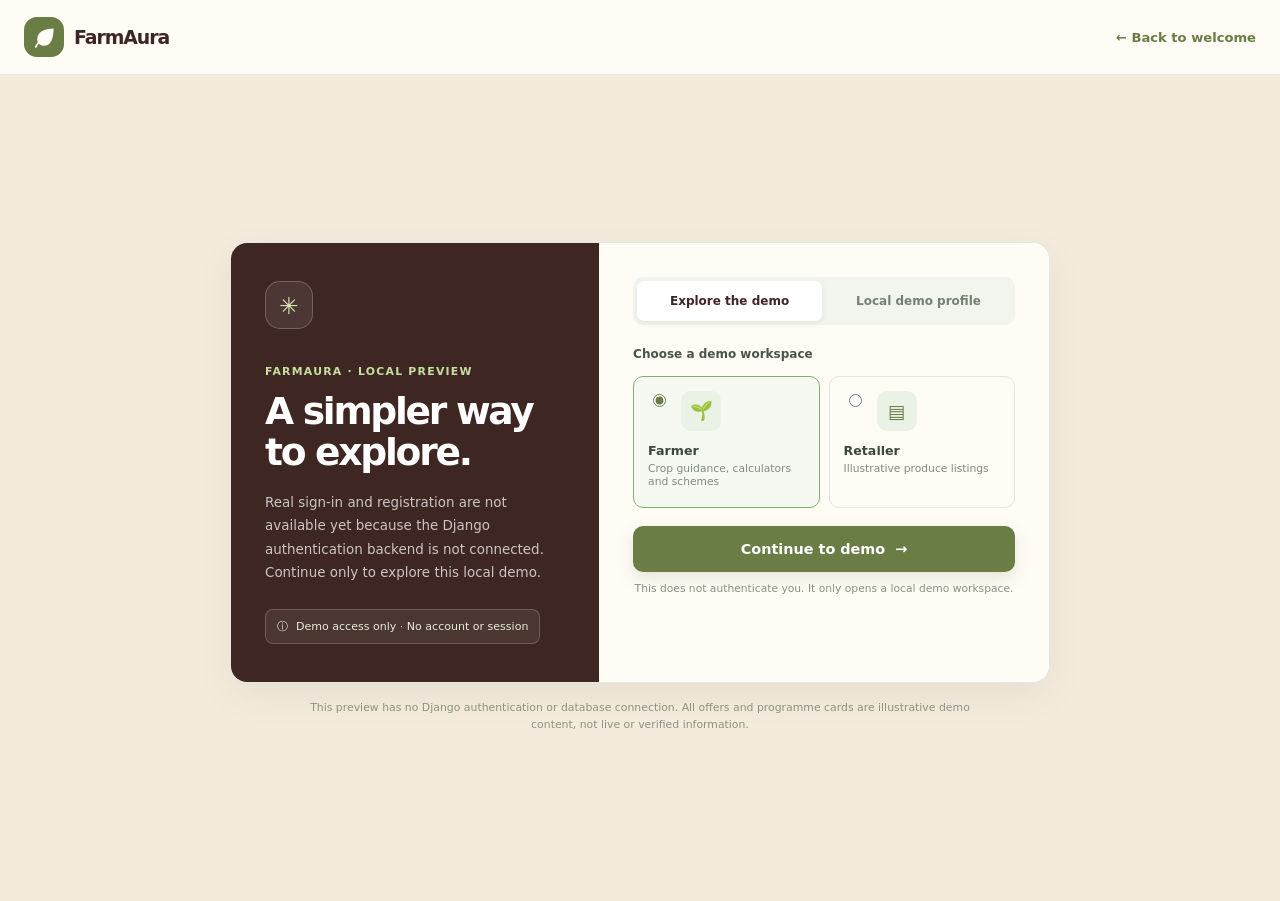
<file: MIT_ADT/frontend/login.html>
<!doctype html>
<html lang="en">
  <head>
    <meta charset="utf-8">
    <meta name="viewport" content="width=device-width, initial-scale=1">
    <meta name="description" content="Explore the FarmAura local demo. Real sign-in and registration are not connected yet.">
    <meta name="theme-color" content="#FFFCF6">
    <meta property="og:site_name" content="FarmAura">
    <title>Explore FarmAura — Local Demo</title>
    <link rel="icon" href="assets/images/favicon.svg" type="image/svg+xml">
    <link rel="stylesheet" href="css/style.css">
    <link rel="stylesheet" href="css/dashboard.css">
    <link rel="stylesheet" href="css/responsive.css">
    <script src="js/config.js" defer></script>
    <script src="js/demo-data.js" defer></script>
    <script src="js/mock-api.js" defer></script>
    <script src="js/api.js" defer></script>
    <script src="js/app.js" defer></script>
    <script src="js/auth.js" defer></script>
  </head>
  <body class="app-page auth-page">
    <a class="skip-link" href="#main-content">Skip to content</a>
    <header class="app-header">
      <div class="app-header-inner">
        <a class="brand" href="index.html" aria-label="FarmAura home">
          <span class="brand-mark" aria-hidden="true"><svg viewBox="0 0 40 40" fill="none"><path d="M32.5 7.5C20 7.5 10 12 10 22.5c0 5.5 4 9 9 9 10.5 0 13.5-12 13.5-24Z" fill="currentColor"/><path d="M8 33c4.4-8.6 10.2-13.7 19-18" stroke="#FFFDF5" stroke-width="2.4" stroke-linecap="round"/></svg></span>
          <span class="brand-name">FarmAura</span>
        </a>
        <a class="app-back-link" href="index.html">← Back to welcome</a>
      </div>
    </header>
    <main id="main-content" class="auth-main">
      <section class="auth-card" aria-labelledby="auth-title">
        <div class="auth-intro">
          <span class="auth-mark" aria-hidden="true">✳</span>
          <p class="eyebrow">FarmAura · Local preview</p>
          <h1 id="auth-title">A simpler way to explore.</h1>
          <p>Real sign-in and registration are not available yet because the Django authentication backend is not connected. Continue only to explore this local demo.</p>
          <div class="demo-notice"><span aria-hidden="true">ⓘ</span> Demo access only · No account or session</div>
        </div>
        <div class="auth-form-wrap">
          <div class="auth-tabs" role="tablist" aria-label="Choose demo access mode">
            <button class="auth-tab is-active" id="demo-login-tab" type="button" role="tab" aria-selected="true" aria-controls="demo-login-panel">Explore the demo</button>
            <button class="auth-tab" id="demo-signup-tab" type="button" role="tab" aria-selected="false" aria-controls="demo-signup-panel">Local demo profile</button>
          </div>
          <section id="demo-login-panel" role="tabpanel" aria-labelledby="demo-login-tab">
            <form id="demo-login-form" class="form-stack">
              <label class="field-label">Choose a demo workspace</label>
              <div class="role-options">
                <label class="role-option">
                  <input type="radio" name="demo-role" value="farmer" checked>
                  <span class="role-option-icon" aria-hidden="true">🌱</span>
                  <span><strong>Farmer</strong><small>Crop guidance, calculators and schemes</small></span>
                </label>
                <label class="role-option">
                  <input type="radio" name="demo-role" value="seller">
                  <span class="role-option-icon" aria-hidden="true">▤</span>
                  <span><strong>Retailer</strong><small>Illustrative produce listings</small></span>
                </label>
              </div>
              <button class="button button-primary button-full" type="submit">Continue to demo <span aria-hidden="true">→</span></button>
              <p class="form-footnote">This does not authenticate you. It only opens a local demo workspace.</p>
            </form>
          </section>
          <section id="demo-signup-panel" role="tabpanel" aria-labelledby="demo-signup-tab" hidden>
            <form id="demo-signup-form" class="form-stack">
              <label class="form-field">
                <span>Your name</span>
                <input name="name" autocomplete="name" required maxlength="60" placeholder="e.g. Ananya Patil">
              </label>
              <label class="form-field">
                <span>Choose a demo workspace</span>
                <select name="role" required>
                  <option value="farmer">Farmer</option>
                  <option value="seller">Retailer</option>
                </select>
              </label>
              <label class="check-field">
                <input name="demo-acknowledgement" type="checkbox" required>
                <span>I understand this saves a local demo profile only. It does not create an account or authenticate me.</span>
              </label>
              <button class="button button-primary button-full" type="submit">Save local demo profile <span aria-hidden="true">→</span></button>
              <p class="form-footnote">Profile details stay in this browser's local storage and can be cleared with “Exit demo”.</p>
            </form>
          </section>
        </div>
      </section>
      <p class="auth-disclaimer">This preview has no Django authentication or database connection. All offers and programme cards are illustrative demo content, not live or verified information.</p>
    </main>
  </body>
</html>
</file>
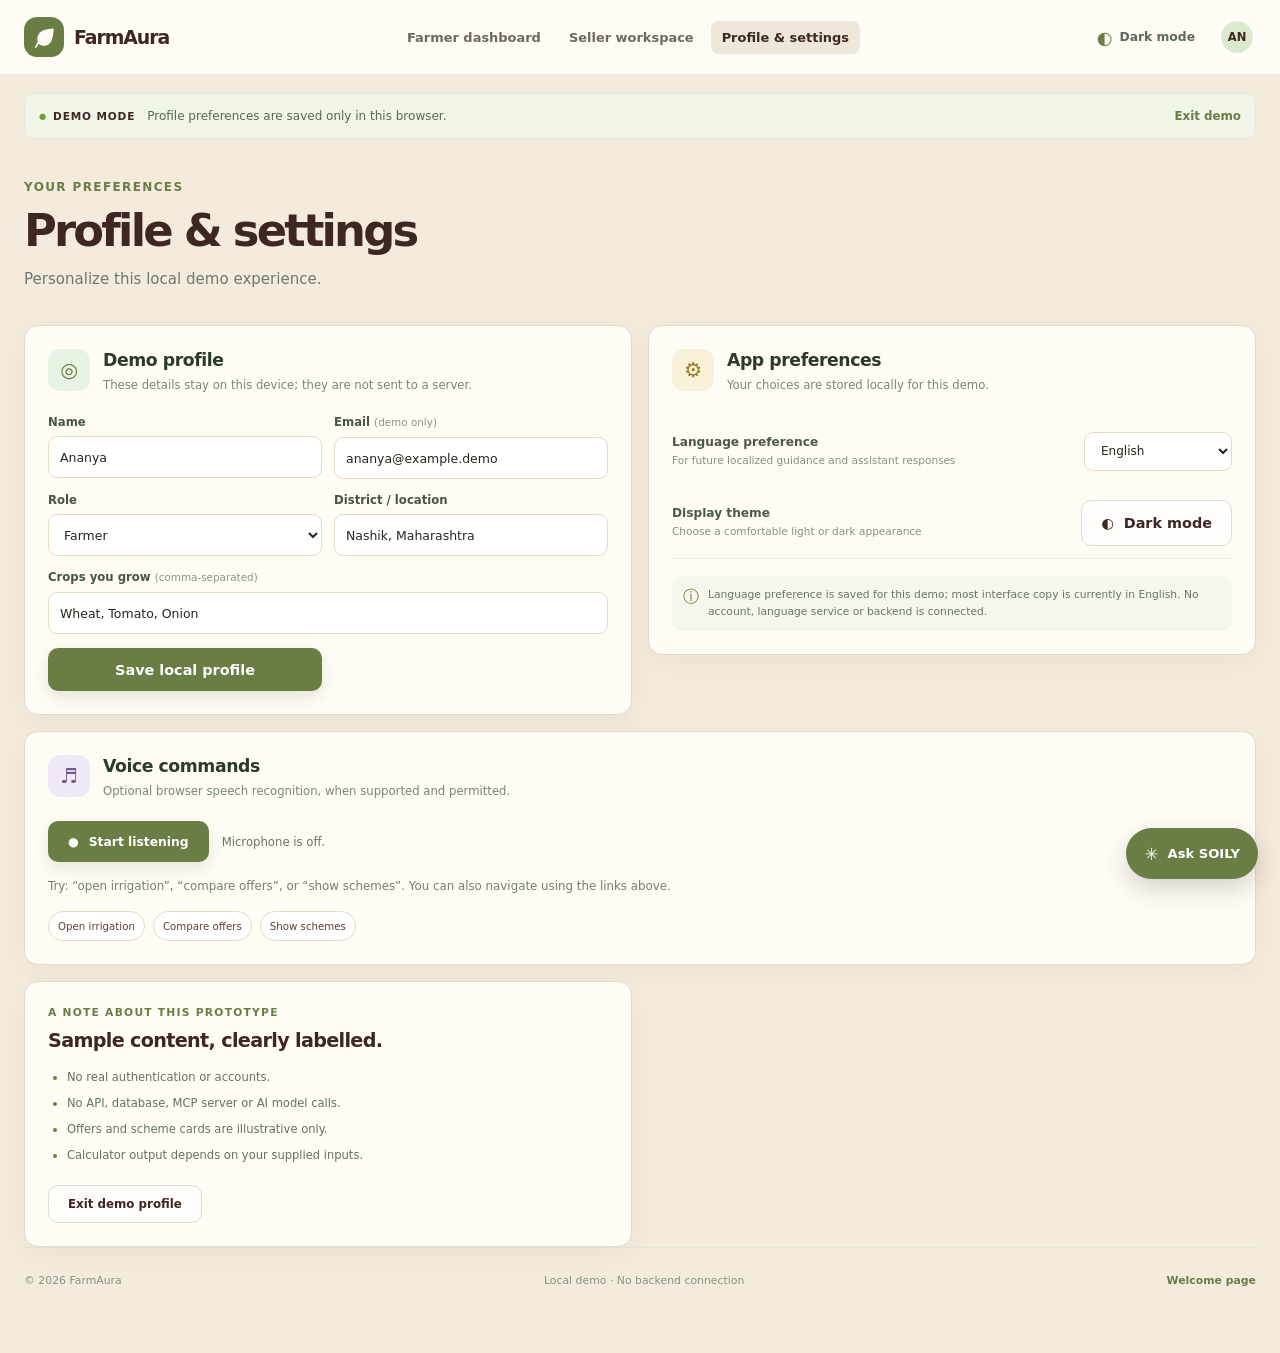
<file: MIT_ADT/frontend/profile.html>
<!doctype html>
<html lang="en">
  <head>
    <meta charset="utf-8">
    <meta name="viewport" content="width=device-width, initial-scale=1">
    <meta name="description" content="Manage your local FarmAura demo profile, language preference, theme and voice commands.">
    <meta name="theme-color" content="#FFFCF6">
    <meta property="og:site_name" content="FarmAura">
    <title>Profile &amp; settings — FarmAura Demo</title>
    <link rel="icon" href="assets/images/favicon.svg" type="image/svg+xml">
    <link rel="stylesheet" href="css/style.css">
    <link rel="stylesheet" href="css/dashboard.css">
    <link rel="stylesheet" href="css/responsive.css">
    <script src="js/config.js" defer></script>
    <script src="js/demo-data.js" defer></script>
    <script src="js/mock-api.js" defer></script>
    <script src="js/api.js" defer></script>
    <script src="js/app.js" defer></script>
    <script src="js/settings.js" defer></script>
    <script src="js/chatbot.js" defer></script>
  </head>
  <body class="app-page">
    <a class="skip-link" href="#main-content">Skip to content</a>
    <header class="app-header">
      <div class="app-header-inner">
        <a class="brand" href="index.html" aria-label="FarmAura home">
          <span class="brand-mark" aria-hidden="true"><svg viewBox="0 0 40 40" fill="none"><path d="M32.5 7.5C20 7.5 10 12 10 22.5c0 5.5 4 9 9 9 10.5 0 13.5-12 13.5-24Z" fill="currentColor"/><path d="M8 33c4.4-8.6 10.2-13.7 19-18" stroke="#FFFDF5" stroke-width="2.4" stroke-linecap="round"/></svg></span>
          <span class="brand-name">FarmAura</span>
        </a>
        <button class="app-menu-toggle" type="button" aria-label="Open navigation menu" aria-expanded="false" aria-controls="app-navigation" data-mobile-toggle>☰</button>
        <nav class="app-navigation" id="app-navigation" aria-label="Profile navigation">
          <a class="app-nav-link" href="farmer-dashboard.html">Farmer dashboard</a>
          <a class="app-nav-link" href="seller-dashboard.html">Seller workspace</a>
          <a class="app-nav-link is-active" href="profile.html">Profile &amp; settings</a>
        </nav>
        <div class="app-header-actions"><button class="icon-button theme-button" type="button" data-theme-toggle aria-pressed="false" aria-label="Switch to dark theme"><span aria-hidden="true">◐</span><span data-theme-label>Dark mode</span></button><a class="avatar-link" href="#profile-form" aria-label="Edit profile"><span class="avatar-initials" data-profile-initials>AN</span></a></div>
      </div>
    </header>
    <main id="main-content" class="dashboard-main settings-main">
      <div class="demo-banner"><span class="demo-badge"><span aria-hidden="true">●</span> DEMO MODE</span><span>Profile preferences are saved only in this browser.</span><button class="banner-action" type="button" data-sign-out>Exit demo</button></div>
      <section class="dashboard-hero settings-hero"><div class="dashboard-hero-copy"><p class="eyebrow">Your preferences</p><h1>Profile &amp; settings</h1><p>Personalize this local demo experience.</p></div></section>
      <div class="settings-grid">
        <section class="panel settings-panel" aria-labelledby="profile-title">
          <div class="panel-heading"><span class="panel-icon profile-panel-icon" aria-hidden="true">◎</span><div><h2 id="profile-title">Demo profile</h2><p>These details stay on this device; they are not sent to a server.</p></div></div>
          <form id="profile-form" class="form-grid">
            <label class="form-field"><span>Name</span><input name="name" required maxlength="60"></label>
            <label class="form-field"><span>Email <small>(demo only)</small></span><input name="email" type="email" maxlength="120" autocomplete="off"></label>
            <label class="form-field"><span>Role</span><select name="role"><option value="farmer">Farmer</option><option value="seller">Seller / buyer</option></select></label>
            <label class="form-field"><span>District / location</span><input name="district" maxlength="80" placeholder="e.g. Nashik, Maharashtra"></label>
            <label class="form-field field-full"><span>Crops you grow <small>(comma-separated)</small></span><input name="crops" maxlength="160" placeholder="Wheat, tomato"></label>
            <button class="button button-primary form-submit" type="submit">Save local profile</button>
          </form>
        </section>
        <section class="panel settings-panel" aria-labelledby="preferences-title">
          <div class="panel-heading"><span class="panel-icon preference-panel-icon" aria-hidden="true">⚙</span><div><h2 id="preferences-title">App preferences</h2><p>Your choices are stored locally for this demo.</p></div></div>
          <label class="setting-row"><span><strong>Language preference</strong><small>For future localized guidance and assistant responses</small></span><select id="language-setting" aria-label="Preferred language"><option value="en">English</option><option value="hi">हिन्दी (Hindi)</option><option value="mr">मराठी (Marathi)</option><option value="bn">বাংলা (Bengali)</option></select></label>
          <div class="setting-row"><span><strong>Display theme</strong><small>Choose a comfortable light or dark appearance</small></span><button class="button button-outline" type="button" data-theme-toggle aria-pressed="false" aria-label="Switch to dark theme"><span aria-hidden="true">◐</span> <span data-theme-label>Dark mode</span></button></div>
          <div class="setting-note"><span aria-hidden="true">ⓘ</span><p>Language preference is saved for this demo; most interface copy is currently in English. No account, language service or backend is connected.</p></div>
        </section>
        <section class="panel settings-panel voice-panel" aria-labelledby="voice-title">
          <div class="panel-heading"><span class="panel-icon voice-panel-icon" aria-hidden="true">♬</span><div><h2 id="voice-title">Voice commands</h2><p>Optional browser speech recognition, when supported and permitted.</p></div></div>
          <div class="voice-controls"><button class="button button-primary" id="voice-start" type="button"><span aria-hidden="true">●</span> Start listening</button><span class="voice-status" id="voice-status" role="status">Microphone is off.</span></div>
          <p class="voice-result" id="voice-result" aria-live="polite">Try: “open irrigation”, “compare offers”, or “show schemes”. You can also navigate using the links above.</p>
          <div class="voice-shortcuts"><button type="button" data-voice-command="open irrigation">Open irrigation</button><button type="button" data-voice-command="compare offers">Compare offers</button><button type="button" data-voice-command="show schemes">Show schemes</button></div>
        </section>
        <section class="panel demo-info-panel" aria-labelledby="demo-info-title">
          <p class="eyebrow">A note about this prototype</p><h2 id="demo-info-title">Sample content, clearly labelled.</h2>
          <ul><li>No real authentication or accounts.</li><li>No API, database, MCP server or AI model calls.</li><li>Offers and scheme cards are illustrative only.</li><li>Calculator output depends on your supplied inputs.</li></ul>
          <button class="button button-outline" type="button" data-sign-out>Exit demo profile</button>
        </section>
      </div>
      <footer class="app-footer"><span>© <span data-current-year></span> FarmAura</span><span>Local demo · No backend connection</span><a href="index.html">Welcome page</a></footer>
    </main>
    <div class="chat-widget" data-chat-widget>
      <section class="chat-panel" id="chat-panel" aria-label="SOILY, FarmAura's soil and farming assistant" hidden>
        <header class="chat-header"><span class="soily-mark" aria-hidden="true"></span><div class="chat-heading"><strong>SOILY</strong><span>FarmAura's soil &amp; farming assistant · Scripted demo</span></div><button type="button" class="chat-close" data-chat-close aria-label="Close SOILY">×</button></header>
        <div class="chat-messages" data-chat-messages aria-live="polite" aria-relevant="additions"></div>
        <p class="chat-status" data-chat-status role="status" hidden>SOILY is preparing a demo response…</p>
        <div class="chat-suggestions"><button type="button" data-chat-suggestion="How can I check my soil health?">Soil health</button><button type="button" data-chat-suggestion="How do I estimate irrigation volume?">Irrigation</button><button type="button" data-chat-suggestion="What should I know about schemes?">Schemes</button></div>
        <form class="chat-form" data-chat-form><label class="sr-only" for="chat-input">Ask SOILY a farming question</label><input id="chat-input" name="message" maxlength="400" placeholder="Ask SOILY about soil or farming…" required><button type="submit" aria-label="Send message to SOILY">↑</button></form>
        <p class="chat-disclaimer">Scripted demo replies only. No live AI, soil test, weather or expert advice is connected.</p>
      </section>
      <button type="button" class="chat-launcher" aria-expanded="false" aria-controls="chat-panel" data-chat-launcher><span class="soily-launcher-mark" aria-hidden="true">✳</span><span>Ask SOILY</span></button>
    </div>
  </body>
</html>
</file>
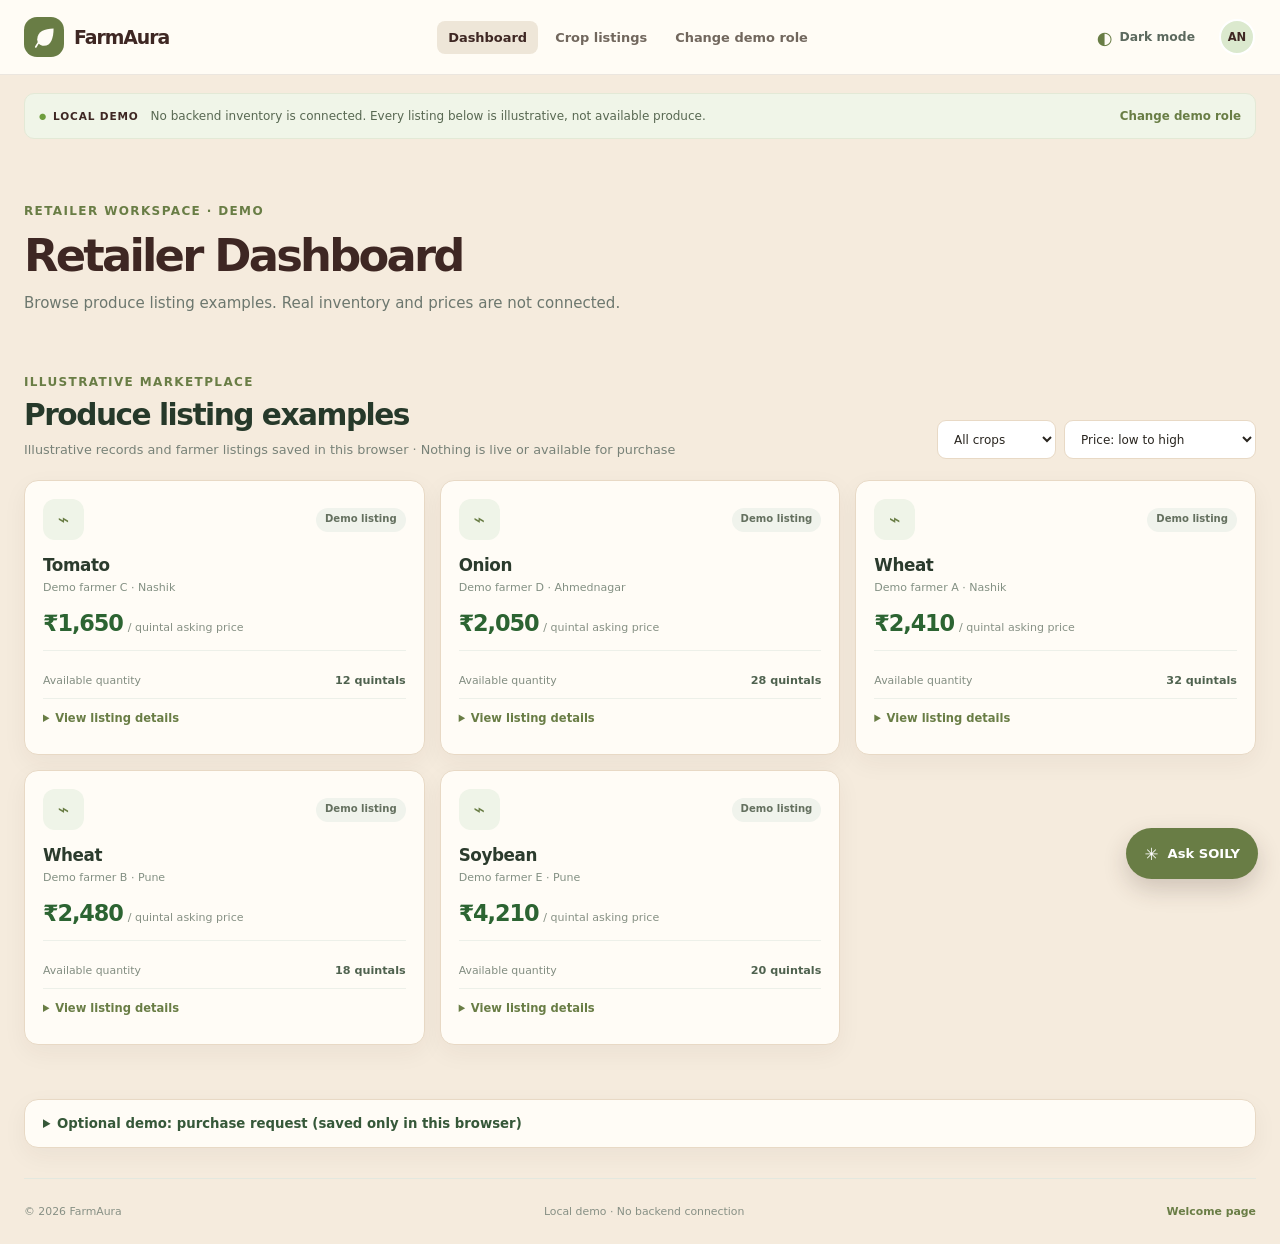
<file: MIT_ADT/frontend/seller-dashboard.html>
<!doctype html>
<html lang="en">
  <head>
    <meta charset="utf-8">
    <meta name="viewport" content="width=device-width, initial-scale=1">
    <meta name="description" content="Retailer Dashboard: browse clearly labelled illustrative produce listings.">
    <meta name="theme-color" content="#FFFCF6">
    <meta property="og:site_name" content="FarmAura">
    <title>Retailer Dashboard — FarmAura Demo</title>
    <link rel="icon" href="assets/images/favicon.svg" type="image/svg+xml">
    <link rel="stylesheet" href="css/style.css">
    <link rel="stylesheet" href="css/dashboard.css">
    <link rel="stylesheet" href="css/responsive.css">
    <script src="js/config.js" defer></script>
    <script src="js/demo-data.js" defer></script>
    <script src="js/mock-api.js" defer></script>
    <script src="js/api.js" defer></script>
    <script src="js/app.js" defer></script>
    <script src="js/seller.js" defer></script>
    <script src="js/chatbot.js" defer></script>
  </head>
  <body class="app-page">
    <a class="skip-link" href="#main-content">Skip to content</a>
    <header class="app-header">
      <div class="app-header-inner">
        <a class="brand" href="index.html" aria-label="FarmAura home">
          <span class="brand-mark" aria-hidden="true"><svg viewBox="0 0 40 40" fill="none"><path d="M32.5 7.5C20 7.5 10 12 10 22.5c0 5.5 4 9 9 9 10.5 0 13.5-12 13.5-24Z" fill="currentColor"/><path d="M8 33c4.4-8.6 10.2-13.7 19-18" stroke="#FFFDF5" stroke-width="2.4" stroke-linecap="round"/></svg></span>
          <span class="brand-name">FarmAura</span>
        </a>
        <button class="app-menu-toggle" type="button" aria-label="Open navigation menu" aria-expanded="false" aria-controls="app-navigation" data-mobile-toggle>☰</button>
        <nav class="app-navigation" id="app-navigation" aria-label="Seller navigation">
          <a class="app-nav-link is-active" href="#seller-home">Dashboard</a>
          <a class="app-nav-link" href="#available-listings">Crop listings</a>
          <a class="app-nav-link" href="login.html">Change demo role</a>
        </nav>
        <div class="app-header-actions">
          <button class="icon-button theme-button" type="button" data-theme-toggle aria-pressed="false" aria-label="Switch to dark theme"><span aria-hidden="true">◐</span><span data-theme-label>Dark mode</span></button>
          <a class="avatar-link" href="profile.html" aria-label="Open profile and settings"><span class="avatar-initials" data-profile-initials>AN</span></a>
        </div>
      </div>
    </header>
    <main id="main-content" class="dashboard-main">
      <div class="demo-banner"><span class="demo-badge"><span aria-hidden="true">●</span> LOCAL DEMO</span><span>No backend inventory is connected. Every listing below is illustrative, not available produce.</span><a href="login.html">Change demo role</a></div>
      <section class="dashboard-hero seller-hero" id="seller-home">
        <div class="dashboard-hero-copy"><p class="eyebrow">Retailer workspace · Demo</p><h1>Retailer Dashboard</h1><p>Browse produce listing examples. Real inventory and prices are not connected.</p></div>
      </section>
      <section class="content-section" id="available-listings" aria-labelledby="listings-title">
        <div class="section-title-row">
          <div><p class="eyebrow">Illustrative marketplace</p><h2 id="listings-title">Produce listing examples</h2><p class="section-subtitle">Illustrative records and farmer listings saved in this browser · Nothing is live or available for purchase</p></div>
          <div class="toolbar">
            <label class="compact-filter"><span class="sr-only">Filter listings by crop</span><select id="listing-crop-filter"><option value="all">All crops</option></select></label>
            <label class="compact-filter"><span class="sr-only">Sort listings</span><select id="listing-sort"><option value="price-asc">Price: low to high</option><option value="price-desc">Price: high to low</option><option value="quantity-desc">Quantity: high to low</option></select></label>
          </div>
        </div>
        <div class="listing-grid" id="farmer-listings" aria-live="polite"><div class="loading-card" role="status">Loading example listings…</div></div>
      </section>
      <details class="secondary-demo-flow">
        <summary>Optional demo: purchase request (saved only in this browser)</summary>
        <section class="content-section" id="purchase-request" aria-labelledby="request-title">
          <div class="section-title-row"><div><p class="eyebrow">Local demo only</p><h2 id="request-title">Try a purchase request</h2><p class="section-subtitle">Nothing is sent to farmers, and matches use illustrative records.</p></div></div>
          <div class="seller-columns">
            <article class="panel request-panel">
              <form id="purchase-request-form" class="form-grid">
                <label class="form-field"><span>Crop</span><select name="crop" required><option value="">Choose a crop</option><option>Wheat</option><option>Tomato</option><option>Onion</option><option>Soybean</option></select></label>
                <label class="form-field"><span>Quantity required (quintals)</span><input type="number" name="quantity" min="0.1" max="100000" step="0.1" required placeholder="e.g. 10"></label>
                <label class="form-field"><span>Maximum price per quintal (₹)</span><input type="number" name="maxPrice" min="1" max="10000000" step="1" required placeholder="e.g. 2500"></label>
                <label class="form-field"><span>Preferred location</span><input name="location" maxlength="80" placeholder="e.g. Nashik" required></label>
                <label class="form-field field-full"><span>Quality or additional requirements <small>(optional)</small></span><textarea name="requirements" rows="3" maxlength="240" placeholder="e.g. clean, dry produce"></textarea></label>
                <button class="button button-primary form-submit" type="submit">Find matching demo records <span aria-hidden="true">→</span></button>
              </form>
            </article>
            <aside class="panel request-aside">
              <span class="aside-icon" aria-hidden="true">✳</span><h3>Demo only</h3>
              <ol><li>Enter a crop and quantity.</li><li>Matching illustrative records appear below.</li><li>No farmer is contacted and no transaction is created.</li></ol>
              <p>This preview is not a live marketplace.</p>
            </aside>
          </div>
          <div class="request-results" id="request-results" aria-live="polite" hidden></div>
        </section>
        <section class="content-section" aria-labelledby="requests-title">
          <div class="section-title-row"><div><p class="eyebrow">Stored on this device</p><h2 id="requests-title">My local demo requests</h2></div></div>
          <div class="request-list" id="my-requests" aria-live="polite"></div>
        </section>
      </details>
      <footer class="app-footer"><span>© <span data-current-year></span> FarmAura</span><span>Local demo · No backend connection</span><a href="index.html">Welcome page</a></footer>
    </main>
    <div class="chat-widget" data-chat-widget>
      <section class="chat-panel" id="chat-panel" aria-label="SOILY, FarmAura's soil and farming assistant" hidden>
        <header class="chat-header"><span class="soily-mark" aria-hidden="true"></span><div class="chat-heading"><strong>SOILY</strong><span>FarmAura's soil &amp; farming assistant · Scripted demo</span></div><button type="button" class="chat-close" data-chat-close aria-label="Close SOILY">×</button></header>
        <div class="chat-messages" data-chat-messages aria-live="polite" aria-relevant="additions"></div>
        <p class="chat-status" data-chat-status role="status" hidden>SOILY is preparing a demo response…</p>
        <div class="chat-suggestions"><button type="button" data-chat-suggestion="How can I check my soil health?">Soil health</button><button type="button" data-chat-suggestion="How do I estimate irrigation volume?">Irrigation</button><button type="button" data-chat-suggestion="How should I compare buyer offers?">Offers</button></div>
        <form class="chat-form" data-chat-form><label class="sr-only" for="chat-input">Ask SOILY a farming question</label><input id="chat-input" name="message" maxlength="400" placeholder="Ask SOILY about soil or farming…" required><button type="submit" aria-label="Send message to SOILY">↑</button></form>
        <p class="chat-disclaimer">Scripted demo replies only. No live AI, soil test, weather or expert advice is connected.</p>
      </section>
      <button type="button" class="chat-launcher" aria-expanded="false" aria-controls="chat-panel" data-chat-launcher><span class="soily-launcher-mark" aria-hidden="true">✳</span><span>Ask SOILY</span></button>
    </div>
  </body>
</html>
</file>
<file: MIT_ADT/frontend/css/style.css>
:root {
  color-scheme: light;
  --soil-deep: #3e2723;
  --earth-rich: #5d4037;
  --clay: #a66a4c;
  --terracotta: #c66b45;
  --olive: #697d45;
  --leaf: #7ba05b;
  --sand: #f5ebdd;
  --cream: #fffcf6;
  --beige: #e8d9c5;
  --text: #29251f;
  --muted: #71675d;
  --white: #ffffff;
  --green: var(--olive);
  --green-dark: var(--soil-deep);
  --green-fresh: var(--leaf);
  --earth: var(--earth-rich);
  --sun: var(--terracotta);
  --line: var(--beige);
  --shadow-soft: 0 14px 44px rgb(62 39 35 / 9%);
  --font-body: Inter, ui-sans-serif, system-ui, -apple-system, BlinkMacSystemFont, "Segoe UI", sans-serif;
}

* {
  box-sizing: border-box;
}

html {
  scroll-behavior: smooth;
  scroll-padding-top: 88px;
}

body {
  margin: 0;
  background: var(--cream);
  color: var(--text);
  font-family: var(--font-body);
  -webkit-font-smoothing: antialiased;
}

button,
a {
  font: inherit;
}

a {
  color: inherit;
  text-decoration: none;
}

button {
  color: inherit;
}

button:focus-visible,
a:focus-visible {
  outline: 3px solid var(--terracotta);
  outline-offset: 4px;
}

.container {
  width: min(1160px, calc(100% - 48px));
  margin-inline: auto;
}

.section-pad {
  padding-block: 104px;
}

.skip-link {
  position: fixed;
  z-index: 20;
  top: 12px;
  left: 12px;
  padding: 10px 16px;
  transform: translateY(-160%);
  border-radius: 8px;
  background: var(--green-dark);
  color: var(--white);
}

.skip-link:focus {
  transform: translateY(0);
}

.site-header {
  position: sticky;
  z-index: 10;
  top: 0;
  background: rgb(255 253 245 / 94%);
  border-bottom: 1px solid rgb(23 77 53 / 7%);
  backdrop-filter: blur(14px);
}

.nav-wrap {
  display: flex;
  min-height: 78px;
  align-items: center;
  justify-content: space-between;
  gap: 32px;
}

.brand {
  display: inline-flex;
  flex: 0 0 auto;
  align-items: center;
  gap: 10px;
}

.brand-mark {
  display: grid;
  width: 40px;
  height: 40px;
  place-items: center;
  border-radius: 13px;
  background: var(--green);
  color: var(--cream);
}

.brand-mark svg {
  width: 29px;
  height: 29px;
}

.brand-name {
  color: var(--green-dark);
  font-size: 1.18rem;
  font-weight: 760;
  letter-spacing: -0.055em;
}

.brand-name span {
  color: var(--green);
}

.primary-navigation {
  display: flex;
  align-items: center;
  gap: 32px;
}

.nav-link {
  position: relative;
  padding-block: 10px;
  color: #59655c;
  font-size: 0.9rem;
  font-weight: 560;
  transition: color 160ms ease;
}

.nav-link::after {
  position: absolute;
  right: 0;
  bottom: 2px;
  left: 0;
  height: 2px;
  transform: scaleX(0);
  transform-origin: left;
  background: var(--green);
  content: "";
  transition: transform 160ms ease;
}

.nav-link:hover {
  color: var(--green-dark);
}

.nav-link:hover::after {
  transform: scaleX(1);
}

.nav-actions {
  display: flex;
  align-items: center;
  gap: 8px;
  margin-left: 8px;
}

.button {
  display: inline-flex;
  min-height: 46px;
  align-items: center;
  justify-content: center;
  gap: 10px;
  padding: 0 19px;
  border: 1px solid transparent;
  border-radius: 10px;
  cursor: pointer;
  font-size: 0.9rem;
  font-weight: 650;
  transition: transform 170ms ease, box-shadow 170ms ease, background-color 170ms ease, border-color 170ms ease;
}

.button:hover {
  transform: translateY(-2px);
}

.button-primary {
  background: var(--green);
  box-shadow: 0 6px 16px rgb(105 125 69 / 18%);
  color: var(--white);
}

.button-primary:hover {
  background: #586b39;
  box-shadow: 0 9px 20px rgb(105 125 69 / 23%);
}

.button-quiet {
  background: transparent;
  color: var(--green-dark);
}

.button-quiet:hover {
  background: #f0f3e9;
}

.button-small {
  min-height: 42px;
  padding-inline: 16px;
  font-size: 0.84rem;
}

.button-large {
  min-height: 54px;
  padding-inline: 22px;
  border-radius: 11px;
  font-size: 0.95rem;
}

.button-outline {
  border-color: #d8ded3;
  background: rgb(255 255 255 / 55%);
  color: var(--green-dark);
}

.button-outline:hover {
  border-color: #a8b9a6;
  background: var(--white);
}

.arrow-down {
  font-size: 1.1rem;
}

.menu-toggle {
  display: none;
}

.hero {
  position: relative;
  overflow: hidden;
  padding-top: 74px;
  padding-bottom: 112px;
}

.hero::before {
  position: absolute;
  top: -190px;
  right: -210px;
  width: 620px;
  height: 620px;
  border: 1px solid rgb(139 195 74 / 15%);
  border-radius: 50%;
  content: "";
  pointer-events: none;
}

.hero-grid {
  position: relative;
  display: grid;
  grid-template-columns: minmax(0, 1fr) minmax(380px, 0.92fr);
  align-items: center;
  gap: 76px;
}

.hero-copy {
  padding-block: 20px;
}

.eyebrow {
  display: flex;
  align-items: center;
  gap: 9px;
  margin: 0 0 18px;
  color: var(--green);
  font-size: 0.75rem;
  font-weight: 750;
  letter-spacing: 0.115em;
  line-height: 1.45;
  text-transform: uppercase;
}

.eyebrow-dot {
  width: 7px;
  height: 7px;
  border-radius: 50%;
  background: var(--green-fresh);
  box-shadow: 0 0 0 4px rgb(139 195 74 / 16%);
}

.hero h1 {
  max-width: 610px;
  margin: 0;
  color: var(--green-dark);
  font-size: clamp(3.15rem, 5.35vw, 5rem);
  font-weight: 740;
  letter-spacing: -0.073em;
  line-height: 1.02;
}

.hero h1 span {
  color: var(--green);
}

.hero-description {
  max-width: 510px;
  margin: 24px 0 0;
  color: #626d63;
  font-size: 1.08rem;
  line-height: 1.8;
}

.hero-actions {
  display: flex;
  flex-wrap: wrap;
  gap: 12px;
  margin-top: 32px;
}

.hero-note {
  display: flex;
  align-items: center;
  gap: 10px;
  margin-top: 34px;
  color: #748075;
  font-size: 0.82rem;
}

.note-icon {
  display: grid;
  width: 30px;
  height: 30px;
  flex: 0 0 auto;
  place-items: center;
  border-radius: 50%;
  background: #edf4e7;
  color: var(--green);
}

.note-icon svg {
  width: 17px;
  height: 17px;
}

.hero-visual {
  position: relative;
  min-height: 460px;
  padding: 10px 10px 20px 22px;
}

.hero-image-frame {
  position: relative;
  isolation: isolate;
  overflow: hidden;
  width: 100%;
  height: 440px;
  border-radius: 170px 170px 18px 18px;
  background: #d9e5cc;
  box-shadow: 0 24px 55px rgb(23 77 53 / 18%);
}

.hero-image {
  position: relative;
  z-index: 1;
  display: block;
  width: 100%;
  height: 100%;
  object-fit: cover;
  object-position: center;
}

.hero-image[hidden] {
  display: none;
}

.image-shade {
  position: absolute;
  z-index: 2;
  inset: 45% 0 0;
  background: linear-gradient(transparent, rgb(15 39 24 / 68%));
}

.image-caption {
  position: absolute;
  z-index: 3;
  right: 24px;
  bottom: 23px;
  left: 24px;
  display: flex;
  align-items: center;
  gap: 12px;
  color: var(--white);
}

.hero-image-frame.has-image-fallback::before {
  position: absolute;
  z-index: 1;
  inset: 0;
  background:
    radial-gradient(circle at 76% 23%, #f9c74f 0 7%, transparent 7.5%),
    linear-gradient(164deg, transparent 48%, #8bc34a 48.5% 64%, transparent 64.5%),
    linear-gradient(18deg, transparent 43%, #568c3b 43.5% 67%, transparent 67.5%),
    linear-gradient(180deg, #dcebcf 0 42%, #789f61 42.5% 60%, #174d35 100%);
  content: "";
}

.caption-icon {
  display: grid;
  width: 39px;
  height: 39px;
  flex: 0 0 auto;
  place-items: center;
  border: 1px solid rgb(255 255 255 / 42%);
  border-radius: 50%;
  color: #e9f2d8;
  font-size: 1.25rem;
}

.image-caption strong,
.image-caption small {
  display: block;
}

.image-caption strong {
  font-size: 0.89rem;
  font-weight: 660;
}

.image-caption small {
  margin-top: 4px;
  color: rgb(255 255 255 / 77%);
  font-size: 0.73rem;
}

.visual-stamp {
  position: absolute;
  z-index: 1;
  right: -30px;
  bottom: 42px;
  display: flex;
  width: 132px;
  height: 132px;
  flex-direction: column;
  align-items: center;
  justify-content: center;
  border: 5px solid var(--cream);
  border-radius: 50%;
  background: var(--sun);
  color: var(--green-dark);
  box-shadow: 0 10px 26px rgb(32 40 32 / 13%);
  transform: rotate(8deg);
}

.visual-stamp span {
  font-size: 0.56rem;
  font-weight: 650;
  letter-spacing: 0.03em;
}

.visual-stamp strong {
  margin: 1px 0 0;
  font-family: Georgia, "Times New Roman", serif;
  font-size: 1.55rem;
  font-weight: 500;
  font-style: italic;
  line-height: 1;
}

.visual-stamp svg {
  width: 24px;
  height: 24px;
  margin-top: 5px;
  color: var(--green);
}

.visual-orbit {
  position: absolute;
  z-index: -1;
  border: 1px solid rgb(139 195 74 / 30%);
  border-radius: 50%;
}

.orbit-one {
  top: 7px;
  right: 2px;
  width: 110px;
  height: 110px;
}

.orbit-two {
  top: 45px;
  left: -6px;
  width: 46px;
  height: 46px;
  background: rgb(249 199 79 / 32%);
  border: 0;
}

.features-section {
  background: #f5f6ed;
}

.section-heading {
  display: flex;
  align-items: end;
  justify-content: space-between;
  gap: 40px;
  margin-bottom: 42px;
}

.section-heading .eyebrow {
  margin-bottom: 13px;
}

.section-heading h2,
.about-copy h2 {
  margin: 0;
  color: var(--green-dark);
  font-size: clamp(2rem, 3.4vw, 3rem);
  font-weight: 700;
  letter-spacing: -0.055em;
  line-height: 1.13;
}

.section-intro {
  max-width: 315px;
  margin: 0 0 4px;
  color: var(--muted);
  font-size: 0.95rem;
  line-height: 1.75;
}

.feature-grid {
  display: grid;
  grid-template-columns: repeat(3, minmax(0, 1fr));
  gap: 16px;
}

.feature-card {
  position: relative;
  min-height: 226px;
  padding: 25px 24px 27px;
  overflow: hidden;
  border: 1px solid rgb(23 77 53 / 6%);
  border-radius: 15px;
  background: var(--white);
  box-shadow: 0 4px 14px rgb(23 77 53 / 3%);
  transition: transform 180ms ease, box-shadow 180ms ease, border-color 180ms ease;
}

.feature-card:hover {
  transform: translateY(-4px);
  border-color: rgb(46 125 50 / 17%);
  box-shadow: var(--shadow-soft);
}

.feature-icon {
  display: grid;
  width: 45px;
  height: 45px;
  place-items: center;
  border-radius: 13px;
}

.feature-icon svg {
  width: 24px;
  height: 24px;
}

.icon-green {
  background: #e8f2e4;
  color: var(--green);
}

.icon-blue {
  background: #e8f1f2;
  color: #47767a;
}

.icon-earth {
  background: #f3ece7;
  color: var(--earth);
}

.icon-yellow {
  background: #fff5d9;
  color: #a77913;
}

.icon-cream {
  background: #f4f0e2;
  color: #8b743b;
}

.icon-lime {
  background: #eff5dc;
  color: #698d2f;
}

.feature-card h3 {
  margin: 19px 0 7px;
  color: #26372a;
  font-size: 1.04rem;
  font-weight: 680;
  letter-spacing: -0.025em;
}

.feature-card p {
  max-width: 295px;
  margin: 0;
  color: #707970;
  font-size: 0.86rem;
  line-height: 1.65;
}

.card-index {
  position: absolute;
  top: 26px;
  right: 24px;
  color: #b4bcb1;
  font-size: 0.72rem;
  font-weight: 700;
  letter-spacing: 0.08em;
}

.section-footnote {
  margin: 21px 0 0;
  color: #7c867b;
  font-size: 0.78rem;
  line-height: 1.5;
}

.steps-section {
  background: var(--green-dark);
  color: var(--white);
}

.steps-layout {
  display: grid;
  grid-template-columns: 0.9fr 1.1fr;
  align-items: center;
  gap: 105px;
}

.eyebrow-light {
  color: #b7d78e;
}

.steps-heading h2 {
  margin: 0;
  color: var(--white);
  font-size: clamp(2.35rem, 4vw, 3.6rem);
  font-weight: 680;
  letter-spacing: -0.065em;
  line-height: 1.08;
}

.steps-heading > p:not(.eyebrow) {
  max-width: 405px;
  margin: 19px 0 26px;
  color: rgb(255 255 255 / 70%);
  font-size: 0.94rem;
  line-height: 1.75;
}

.button-light {
  background: var(--cream);
  color: var(--green-dark);
}

.button-light:hover {
  background: #f0f4e7;
  box-shadow: 0 8px 19px rgb(0 0 0 / 15%);
}

.steps-list {
  margin: 0;
  padding: 0;
  list-style: none;
}

.step-item {
  display: grid;
  grid-template-columns: 52px 1fr;
  gap: 21px;
  padding: 24px 0;
  border-bottom: 1px solid rgb(255 255 255 / 14%);
}

.step-item:first-child {
  padding-top: 0;
}

.step-item:last-child {
  padding-bottom: 0;
  border-bottom: 0;
}

.step-number {
  padding-top: 3px;
  color: #a9d06f;
  font-size: 0.8rem;
  font-weight: 700;
  letter-spacing: 0.08em;
}

.step-item h3 {
  margin: 0;
  color: var(--white);
  font-size: 1.18rem;
  font-weight: 640;
  letter-spacing: -0.025em;
}

.step-item p {
  max-width: 405px;
  margin: 8px 0 0;
  color: rgb(255 255 255 / 66%);
  font-size: 0.88rem;
  line-height: 1.7;
}

.about-section {
  padding-block: 114px;
}

.about-layout {
  display: grid;
  grid-template-columns: 0.85fr 1.15fr;
  align-items: center;
  gap: 100px;
}

.about-emblem {
  position: relative;
  display: grid;
  width: min(100%, 365px);
  aspect-ratio: 1;
  place-items: center;
  justify-self: center;
  border-radius: 50%;
  background: #f0f3e6;
}

.emblem-ring {
  position: absolute;
  inset: 14%;
  border: 1px solid rgb(46 125 50 / 19%);
  border-radius: 50%;
}

.emblem-sun {
  position: absolute;
  top: 19%;
  right: 22%;
  width: 53px;
  height: 53px;
  border-radius: 50%;
  background: var(--sun);
  box-shadow: 0 0 0 9px rgb(249 199 79 / 15%);
}

.about-emblem svg {
  z-index: 1;
  width: 45%;
  color: var(--green);
}

.emblem-label {
  position: absolute;
  bottom: 17%;
  color: var(--green-dark);
  font-family: Georgia, "Times New Roman", serif;
  font-size: 1.05rem;
  font-style: italic;
}

.about-copy .eyebrow {
  margin-bottom: 16px;
}

.about-copy h2 {
  font-size: clamp(2.15rem, 3.4vw, 3.15rem);
}

.about-copy > p:not(.eyebrow, .about-principle) {
  max-width: 590px;
  margin: 22px 0 0;
  color: #68736a;
  font-size: 0.97rem;
  line-height: 1.85;
}

.about-principle {
  display: flex;
  align-items: center;
  gap: 9px;
  margin: 22px 0 0;
  color: var(--green);
  font-size: 0.87rem;
  font-weight: 640;
}

.about-principle span {
  color: #c79621;
  font-size: 1.15rem;
}

.closing-cta {
  padding-block: 55px;
  background: var(--green);
}

.closing-cta-inner {
  display: flex;
  align-items: center;
  justify-content: space-between;
  gap: 30px;
}

.closing-cta .eyebrow {
  margin-bottom: 11px;
}

.closing-cta h2 {
  margin: 0;
  color: var(--white);
  font-size: clamp(1.75rem, 3vw, 2.45rem);
  font-weight: 660;
  letter-spacing: -0.05em;
  line-height: 1.2;
}

.site-footer {
  background: #f5f6ed;
}

.footer-main {
  display: flex;
  align-items: flex-start;
  justify-content: space-between;
  gap: 50px;
  padding-block: 50px 38px;
}

.footer-brand-block {
  max-width: 330px;
}

.footer-brand-block > p {
  margin: 15px 0 0;
  color: #717a71;
  font-size: 0.85rem;
  line-height: 1.65;
}

.footer-links {
  display: flex;
  flex-wrap: wrap;
  align-items: center;
  justify-content: flex-end;
  gap: 24px;
  padding-top: 12px;
}

.footer-links a,
.footer-links button {
  padding: 0;
  border: 0;
  background: transparent;
  color: #576258;
  cursor: pointer;
  font-size: 0.82rem;
  transition: color 160ms ease;
}

.footer-links a:hover,
.footer-links button:hover {
  color: var(--green);
}

.footer-bottom {
  display: flex;
  justify-content: space-between;
  gap: 20px;
  padding-block: 18px 21px;
  border-top: 1px solid #e2e6da;
  color: #81897f;
  font-size: 0.75rem;
}

@media (max-width: 980px) {
  .section-pad {
    padding-block: 82px;
  }

  .hero-grid {
    grid-template-columns: minmax(0, 1fr) minmax(300px, 0.85fr);
    gap: 42px;
  }

  .hero h1 {
    font-size: clamp(3rem, 6vw, 4.2rem);
  }

  .hero-visual {
    min-height: 395px;
    padding-left: 10px;
  }

  .hero-image-frame {
    height: 380px;
  }

  .visual-stamp {
    right: -16px;
    bottom: 25px;
    width: 116px;
    height: 116px;
  }

  .steps-layout,
  .about-layout {
    gap: 55px;
  }
}

@media (max-width: 740px) {
  html {
    scroll-padding-top: 72px;
  }

  .container {
    width: min(100% - 36px, 560px);
  }

  .nav-wrap {
    min-height: 68px;
  }

  .menu-toggle {
    display: flex;
    width: 44px;
    height: 44px;
    flex-direction: column;
    align-items: center;
    justify-content: center;
    gap: 6px;
    border: 1px solid #e1e7dc;
    border-radius: 10px;
    background: var(--white);
    cursor: pointer;
  }

  .menu-toggle span {
    width: 18px;
    height: 2px;
    border-radius: 2px;
    background: var(--green-dark);
    transition: transform 160ms ease;
  }

  .menu-toggle[aria-expanded="true"] span:first-child {
    transform: translateY(4px) rotate(45deg);
  }

  .menu-toggle[aria-expanded="true"] span:last-child {
    transform: translateY(-4px) rotate(-45deg);
  }

  .primary-navigation {
    position: absolute;
    top: calc(100% + 1px);
    right: 0;
    left: 0;
    display: none;
    align-items: stretch;
    gap: 2px;
    padding: 12px 18px 20px;
    border-bottom: 1px solid #e6e9df;
    background: var(--cream);
    box-shadow: 0 18px 24px rgb(23 77 53 / 7%);
  }

  .primary-navigation.is-open {
    display: flex;
    flex-direction: column;
  }

  .nav-link {
    padding: 12px 4px;
  }

  .nav-link::after {
    display: none;
  }

  .nav-actions {
    justify-content: flex-start;
    gap: 8px;
    margin: 8px 0 0;
  }

  .hero {
    padding-top: 56px;
    padding-bottom: 72px;
  }

  .hero-grid {
    grid-template-columns: 1fr;
    gap: 34px;
  }

  .hero-copy {
    padding: 0;
  }

  .hero h1 {
    max-width: 540px;
    font-size: clamp(3.1rem, 11vw, 4.4rem);
  }

  .hero-description {
    font-size: 1rem;
  }

  .hero-note {
    margin-top: 25px;
  }

  .hero-visual {
    width: min(100%, 500px);
    min-height: 390px;
    margin-inline: auto;
  }

  .hero-image-frame {
    height: 380px;
    border-radius: 150px 150px 18px 18px;
  }

  .section-pad {
    padding-block: 72px;
  }

  .section-heading {
    display: block;
    margin-bottom: 30px;
  }

  .section-intro {
    margin-top: 14px;
  }

  .feature-grid {
    grid-template-columns: repeat(2, minmax(0, 1fr));
    gap: 12px;
  }

  .feature-card {
    min-height: 225px;
    padding: 21px 18px;
  }

  .card-index {
    top: 23px;
    right: 18px;
  }

  .feature-card h3 {
    font-size: 0.96rem;
  }

  .feature-card p {
    font-size: 0.82rem;
  }

  .steps-layout,
  .about-layout {
    grid-template-columns: 1fr;
    gap: 45px;
  }

  .steps-heading h2 {
    font-size: 2.9rem;
  }

  .about-layout {
    gap: 38px;
  }

  .about-emblem {
    width: min(78%, 305px);
  }

  .about-copy h2 {
    font-size: 2.45rem;
  }

  .closing-cta {
    padding-block: 42px;
  }

  .closing-cta-inner {
    align-items: flex-start;
    flex-direction: column;
  }

  .footer-main {
    flex-direction: column;
    gap: 28px;
    padding-block: 38px 30px;
  }

  .footer-links {
    justify-content: flex-start;
    gap: 16px 22px;
    padding-top: 0;
  }
}

@media (max-width: 420px) {
  .container {
    width: calc(100% - 32px);
  }

  .hero-actions {
    align-items: stretch;
    flex-direction: column;
  }

  .hero-actions .button {
    width: 100%;
  }

  .hero-visual {
    min-height: 330px;
    padding-inline: 0;
  }

  .hero-image-frame {
    height: 320px;
    border-radius: 125px 125px 16px 16px;
  }

  .visual-stamp {
    right: -4px;
    bottom: 13px;
    width: 100px;
    height: 100px;
  }

  .visual-stamp strong {
    font-size: 1.3rem;
  }

  .visual-stamp span {
    font-size: 0.49rem;
  }

  .image-caption {
    right: 15px;
    bottom: 16px;
    left: 15px;
  }

  .feature-grid {
    grid-template-columns: 1fr;
  }

  .feature-card {
    min-height: auto;
  }

  .feature-card p {
    max-width: 330px;
  }

  .footer-bottom {
    flex-direction: column;
    gap: 8px;
  }

}

@media (prefers-reduced-motion: reduce) {
  *,
  *::before,
  *::after {
    scroll-behavior: auto !important;
    transition-duration: 0.01ms !important;
    animation-duration: 0.01ms !important;
    animation-iteration-count: 1 !important;
  }
}

.welcome-minimal {
  min-height: 100vh;
  background: var(--cream);
}

.welcome-minimal .site-header {
  position: static;
  border-bottom: 1px solid #e8ebe3;
  background: var(--cream);
  backdrop-filter: none;
}

.welcome-minimal .primary-navigation,
.welcome-minimal .menu-toggle,
.welcome-minimal .hero-note,
.welcome-minimal .features-section,
.welcome-minimal .steps-section,
.welcome-minimal .about-section,
.welcome-minimal .closing-cta {
  display: none;
}

.welcome-minimal .hero {
  min-height: calc(100vh - 79px);
  display: grid;
  align-items: center;
  padding-block: 54px;
}

.welcome-minimal .hero::before,
.welcome-minimal .visual-stamp,
.welcome-minimal .visual-orbit {
  display: none;
}

.welcome-minimal .hero-grid {
  width: min(1100px, calc(100% - 48px));
  grid-template-columns: minmax(0, 1.05fr) minmax(300px, 0.8fr);
  gap: clamp(36px, 7vw, 88px);
}

.welcome-minimal .hero h1 {
  font-size: clamp(2.8rem, 5vw, 4.55rem);
}

.welcome-minimal .hero-description {
  max-width: 460px;
}

.welcome-minimal .hero-actions {
  margin-top: 25px;
}

.welcome-minimal .hero-image-frame {
  height: min(54vh, 440px);
  min-height: 310px;
  border-radius: 130px 130px 16px 16px;
  box-shadow: 0 16px 36px rgb(23 77 53 / 12%);
}

.welcome-minimal .site-footer {
  border-top: 1px solid #e8ebe3;
  background: transparent;
}

.welcome-minimal .footer-main {
  display: none;
}

.welcome-minimal .footer-bottom {
  justify-content: center;
  border-top: 0;
}

@media (max-width: 740px) {
  .welcome-minimal .hero {
    min-height: 0;
    padding-block: 50px 38px;
  }

  .welcome-minimal .hero-grid {
    width: min(100% - 36px, 560px);
    grid-template-columns: 1fr;
    gap: 30px;
  }

  .welcome-minimal .hero h1 {
    font-size: clamp(2.8rem, 10vw, 4rem);
  }

  .welcome-minimal .hero-image-frame {
    height: min(62vw, 350px);
    min-height: 260px;
  }
}
</file>
<file: MIT_ADT/frontend/css/dashboard.css>
.app-page {
  min-height: 100vh;
  background: #f7f8f2;
}

.app-header {
  position: sticky;
  z-index: 9;
  top: 0;
  border-bottom: 1px solid #e8ebe3;
  background: rgb(255 253 245 / 96%);
  backdrop-filter: blur(14px);
}

.app-header-inner {
  display: flex;
  width: min(1360px, calc(100% - 48px));
  min-height: 74px;
  align-items: center;
  justify-content: space-between;
  gap: 24px;
  margin-inline: auto;
}

.app-navigation {
  display: flex;
  align-items: center;
  gap: 6px;
}

.app-nav-link {
  padding: 9px 11px;
  border-radius: 8px;
  color: #647064;
  font-size: 0.81rem;
  font-weight: 600;
  white-space: nowrap;
  transition: color 150ms ease, background-color 150ms ease;
}

.app-nav-link:hover,
.app-nav-link.is-active {
  background: #eef3e8;
  color: var(--green-dark);
}

.app-header-actions {
  display: flex;
  align-items: center;
  gap: 13px;
}

.icon-button,
.avatar-link {
  display: inline-flex;
  align-items: center;
  justify-content: center;
  gap: 7px;
  border: 0;
  border-radius: 9px;
  background: transparent;
  color: #5c695e;
  cursor: pointer;
  font-size: 0.77rem;
  font-weight: 600;
}

.icon-button {
  min-height: 40px;
  padding: 0 10px;
}

.icon-button:hover {
  background: #eff3e9;
}

.theme-button > span:first-child {
  color: var(--green);
  font-size: 1.12rem;
}

.avatar-link {
  width: 38px;
  height: 38px;
}

.avatar-initials {
  display: grid;
  width: 36px;
  height: 36px;
  place-items: center;
  border: 2px solid white;
  border-radius: 50%;
  background: #dbe9ce;
  color: var(--green-dark);
  font-size: 0.72rem;
  font-weight: 750;
}

.app-menu-toggle {
  display: none;
}

.dashboard-main {
  width: min(1240px, calc(100% - 48px));
  margin-inline: auto;
}

.demo-banner {
  display: flex;
  min-height: 46px;
  align-items: center;
  gap: 12px;
  margin-top: 18px;
  padding: 8px 14px;
  border: 1px solid #e3e9d6;
  border-radius: 10px;
  background: #f0f5e8;
  color: #586852;
  font-size: 0.75rem;
}

.demo-badge {
  display: inline-flex;
  flex: 0 0 auto;
  align-items: center;
  gap: 6px;
  color: var(--green-dark);
  font-size: 0.66rem;
  font-weight: 800;
  letter-spacing: 0.08em;
}

.demo-badge > span {
  color: #6e9d3d;
  font-size: 0.52rem;
}

.demo-banner > a,
.banner-action {
  margin-left: auto;
  color: var(--green);
  font-size: 0.74rem;
  font-weight: 680;
  white-space: nowrap;
}

.banner-action {
  padding: 4px 0;
  border: 0;
  background: transparent;
  cursor: pointer;
}

.dashboard-hero {
  display: flex;
  min-height: 220px;
  align-items: center;
  justify-content: space-between;
  gap: 30px;
  padding-block: 40px 34px;
}

.dashboard-hero .eyebrow {
  margin-bottom: 10px;
}

.dashboard-hero h1 {
  margin: 0;
  color: var(--green-dark);
  font-size: clamp(2rem, 3.5vw, 2.9rem);
  font-weight: 730;
  letter-spacing: -0.062em;
  line-height: 1.13;
}

.dashboard-hero h1 span {
  color: var(--green);
}

.dashboard-hero-copy > p:not(.eyebrow) {
  margin: 11px 0 0;
  color: #6c776e;
  font-size: 0.94rem;
  line-height: 1.55;
}

.location-line {
  display: flex;
  align-items: center;
  gap: 7px;
  margin-top: 15px;
  color: #546657;
  font-size: 0.78rem;
  font-weight: 600;
}

.location-line > span:first-child {
  color: var(--green);
  font-size: 1rem;
}

.location-muted {
  color: #8b958a;
  font-weight: 450;
}

.season-card {
  display: flex;
  min-width: 260px;
  align-items: center;
  gap: 14px;
  padding: 17px 20px;
  border: 1px solid #e5eadb;
  border-radius: 14px;
  background: white;
  box-shadow: 0 7px 22px rgb(23 77 53 / 4%);
}

.season-icon {
  display: grid;
  width: 48px;
  height: 48px;
  flex: 0 0 auto;
  place-items: center;
  border-radius: 13px;
  background: #fbf1d4;
  color: #b18a2f;
  font-size: 1.55rem;
}

.season-card span,
.season-card strong,
.season-card small {
  display: block;
}

.season-label {
  color: #758074;
  font-size: 0.7rem;
}

.season-card strong {
  margin-top: 4px;
  color: #2b3c2d;
  font-size: 0.96rem;
}

.season-card small {
  margin-top: 5px;
  color: #899287;
  font-size: 0.68rem;
}

.stat-grid {
  display: grid;
  grid-template-columns: repeat(3, minmax(0, 1fr));
  gap: 15px;
  margin-bottom: 42px;
}

.stat-card {
  display: flex;
  min-height: 112px;
  align-items: center;
  gap: 15px;
  padding: 20px 22px;
  border: 1px solid #e8ebe2;
  border-radius: 13px;
  background: white;
  box-shadow: 0 3px 12px rgb(23 77 53 / 3%);
}

.stat-icon {
  display: grid;
  width: 45px;
  height: 45px;
  flex: 0 0 auto;
  place-items: center;
  border-radius: 13px;
  font-size: 1.28rem;
}

.stat-leaf {
  background: #eaf3e6;
  color: var(--green);
}

.stat-water {
  background: #e8f1f2;
  color: #47767a;
}

.stat-gold {
  background: #fbf1d9;
  color: #a57b1e;
}

.stat-label,
.stat-card strong,
.stat-card small {
  display: block;
}

.stat-label {
  color: #6c786c;
  font-size: 0.75rem;
}

.stat-card strong {
  margin-top: 4px;
  color: #26392a;
  font-size: 1.38rem;
  font-weight: 720;
  letter-spacing: -0.04em;
}

.stat-card small {
  margin-top: 2px;
  color: #8a9487;
  font-size: 0.67rem;
}

.content-section {
  margin-block: 0 54px;
  scroll-margin-top: 94px;
}

.section-title-row {
  display: flex;
  align-items: end;
  justify-content: space-between;
  gap: 24px;
  margin-bottom: 21px;
}

.section-title-row .eyebrow {
  margin-bottom: 7px;
}

.section-title-row h2,
.settings-panel h2 {
  margin: 0;
  color: #26392a;
  font-size: clamp(1.42rem, 2.35vw, 1.85rem);
  font-weight: 710;
  letter-spacing: -0.05em;
  line-height: 1.2;
}

.section-subtitle {
  margin: 6px 0 0;
  color: #788278;
  font-size: 0.8rem;
  line-height: 1.5;
}

.compact-filter select,
.setting-row select {
  min-height: 39px;
  padding: 0 32px 0 12px;
  border: 1px solid #dfe5da;
  border-radius: 8px;
  background: white;
  color: #536154;
  font: inherit;
  font-size: 0.75rem;
}

.compact-filter select:focus,
.setting-row select:focus {
  outline: 3px solid rgb(249 199 79 / 65%);
  outline-offset: 2px;
}

.crop-grid,
.offer-grid,
.scheme-grid,
.listing-grid {
  display: grid;
  grid-template-columns: repeat(3, minmax(0, 1fr));
  gap: 15px;
}

.crop-card,
.offer-card,
.scheme-card,
.listing-card,
.panel {
  border: 1px solid #e7ebe2;
  border-radius: 14px;
  background: white;
  box-shadow: 0 4px 15px rgb(23 77 53 / 3%);
}

.crop-card {
  padding: 19px;
}

.crop-card-top,
.crop-card-title,
.crop-card-footer,
.offer-card-top,
.scheme-top,
.listing-card-top,
.listing-availability {
  display: flex;
  align-items: center;
  justify-content: space-between;
  gap: 10px;
}

.crop-symbol {
  display: grid;
  width: 41px;
  height: 41px;
  place-items: center;
  border-radius: 12px;
  background: #edf4e8;
  color: var(--green);
  font-size: 1.25rem;
}

.status-pill {
  display: inline-flex;
  min-height: 24px;
  align-items: center;
  padding: 4px 9px;
  border-radius: 20px;
  background: #f0f3ec;
  color: #687566;
  font-size: 0.63rem;
  font-weight: 680;
  line-height: 1.25;
}

.status-demo {
  background: #f0f3ec;
  color: #64705f;
}

.status-best {
  background: #e9f3e3;
  color: #346c36;
}

.status-unverified {
  background: #fff3d3;
  color: #886811;
}

.crop-card-title {
  justify-content: flex-start;
  margin-top: 16px;
}

.crop-card-title h3,
.offer-card h3,
.scheme-card h3,
.listing-card h3 {
  margin: 0;
  color: #2b3b2d;
  font-size: 1rem;
  font-weight: 700;
  letter-spacing: -0.025em;
}

.crop-card-title p {
  margin: 4px 0 0;
  color: #7e897d;
  font-size: 0.72rem;
}

.crop-stage-dot {
  width: 8px;
  height: 8px;
  margin-left: auto;
  border-radius: 50%;
  background: #a6cc73;
  box-shadow: 0 0 0 4px #eef5e7;
}

.crop-guide-copy {
  min-height: 89px;
  margin: 14px 0 15px;
  color: #6a766b;
  font-size: 0.78rem;
  line-height: 1.7;
}

.crop-card-footer {
  padding-top: 12px;
  border-top: 1px solid #edf0ea;
  color: #929a8f;
  font-size: 0.66rem;
}

.text-button,
.text-link {
  padding: 4px 0;
  border: 0;
  background: transparent;
  color: var(--green);
  cursor: pointer;
  font-size: 0.73rem;
  font-weight: 690;
}

.text-button[aria-pressed="true"] {
  color: #376e37;
}

.inline-disclaimer {
  margin: 15px 0 0;
  color: #818b80;
  font-size: 0.73rem;
  line-height: 1.6;
}

.calculator-grid {
  display: grid;
  grid-template-columns: repeat(2, minmax(0, 1fr));
  align-items: start;
  gap: 17px;
}

.panel {
  padding: 22px;
}

.panel-heading {
  display: flex;
  align-items: flex-start;
  gap: 13px;
  margin-bottom: 20px;
}

.panel-icon {
  display: grid;
  width: 42px;
  height: 42px;
  flex: 0 0 auto;
  place-items: center;
  border-radius: 12px;
  font-size: 1.27rem;
}

.water-panel-icon {
  background: #e8f1f2;
  color: #47767a;
}

.soil-panel-icon {
  background: #f3ece7;
  color: var(--earth);
}

.profile-panel-icon {
  background: #e9f3e4;
  color: var(--green);
}

.preference-panel-icon {
  background: #f9f0d8;
  color: #9a791f;
}

.voice-panel-icon {
  background: #efe9f5;
  color: #73558c;
}

.panel-heading h3,
.panel-heading h2 {
  margin: 1px 0 0;
  color: #2c3a2d;
  font-size: 1.02rem;
  font-weight: 700;
  letter-spacing: -0.025em;
}

.panel-heading p {
  margin: 5px 0 0;
  color: #7a857a;
  font-size: 0.73rem;
  line-height: 1.55;
}

.form-grid {
  display: grid;
  grid-template-columns: repeat(2, minmax(0, 1fr));
  gap: 14px 12px;
}

.form-field {
  display: flex;
  min-width: 0;
  flex-direction: column;
  gap: 7px;
  color: #475448;
  font-size: 0.73rem;
  font-weight: 650;
}

.form-field small {
  color: #8a9487;
  font-size: 0.65rem;
  font-weight: 450;
  line-height: 1.45;
}

.form-field input,
.form-field select,
.form-field textarea,
.field-label + input {
  width: 100%;
  min-height: 42px;
  padding: 10px 11px;
  border: 1px solid #dfe5da;
  border-radius: 8px;
  background: #fff;
  color: #344337;
  font: inherit;
  font-size: 0.78rem;
  font-weight: 450;
}

.form-field textarea {
  min-height: 85px;
  resize: vertical;
}

.form-field input::placeholder,
.form-field textarea::placeholder {
  color: #a0a9a0;
}

.form-field input:focus,
.form-field select:focus,
.form-field textarea:focus {
  border-color: #7ca675;
  outline: 3px solid rgb(139 195 74 / 27%);
}

.form-submit {
  align-self: end;
  min-height: 43px;
}

.field-full {
  grid-column: 1 / -1;
}

.result-panel {
  display: flex;
  flex-direction: column;
  gap: 5px;
  margin-top: 17px;
  padding: 16px;
  border: 1px solid #deead7;
  border-radius: 10px;
  background: #f3f8ee;
  color: #526751;
  font-size: 0.76rem;
}

.result-panel[hidden] {
  display: none;
}

.result-panel strong {
  color: var(--green-dark);
  font-size: 0.78rem;
}

.result-panel .result-number {
  color: var(--green);
  font-size: 1.7rem;
  font-weight: 760;
  letter-spacing: -0.05em;
}

.result-panel small {
  margin-top: 7px;
  color: #788376;
  font-size: 0.68rem;
  line-height: 1.55;
}

.toolbar {
  display: flex;
  align-items: center;
  gap: 8px;
}

.offer-card {
  padding: 18px;
}

.offer-card h3 {
  margin-top: 17px;
  font-size: 0.95rem;
}

.offer-crop {
  color: var(--green);
  font-size: 0.71rem;
  font-weight: 720;
}

.offer-location {
  margin: 6px 0 0;
  color: #839083;
  font-size: 0.69rem;
}

.offer-price,
.listing-price {
  display: flex;
  align-items: baseline;
  gap: 5px;
  margin: 19px 0 13px;
  padding-bottom: 14px;
  border-bottom: 1px solid #edf0e9;
}

.offer-price strong,
.listing-price strong {
  color: #2c6432;
  font-size: 1.5rem;
  font-weight: 740;
  letter-spacing: -0.05em;
}

.offer-price span,
.listing-price span {
  color: #869084;
  font-size: 0.69rem;
}

.offer-facts,
.scheme-details dl,
.listing-details dl {
  display: grid;
  gap: 9px;
  margin: 0;
}

.offer-facts div,
.scheme-details dl div,
.listing-details dl div {
  display: flex;
  justify-content: space-between;
  gap: 14px;
}

.offer-facts dt,
.scheme-details dt,
.listing-details dt {
  color: #879186;
  font-size: 0.67rem;
}

.offer-facts dd,
.scheme-details dd,
.listing-details dd {
  margin: 0;
  color: #536054;
  font-size: 0.68rem;
  text-align: right;
}

.offer-save {
  width: 100%;
  margin-top: 17px;
}

.button-soft {
  min-height: 39px;
  border: 1px solid #e0e9d9;
  background: #f2f6ed;
  color: #3f7040;
  font-size: 0.75rem;
}

.button-soft:hover {
  background: #eaf2e2;
}

.scheme-card {
  padding: 19px;
}

.scheme-icon {
  display: grid;
  width: 40px;
  height: 40px;
  place-items: center;
  border-radius: 12px;
  background: #f4f0e4;
  color: #8b743b;
  font-size: 1.1rem;
}

.scheme-type {
  margin: 17px 0 6px;
  color: #788377;
  font-size: 0.68rem;
}

.scheme-card h3 {
  line-height: 1.35;
}

.scheme-card > p:not(.scheme-type) {
  min-height: 63px;
  margin: 9px 0 14px;
  color: #748074;
  font-size: 0.75rem;
  line-height: 1.65;
}

.scheme-details {
  padding-top: 12px;
  border-top: 1px solid #edf0e9;
}

.scheme-details summary,
.listing-details summary {
  margin-bottom: 11px;
  color: var(--green);
  cursor: pointer;
  font-size: 0.72rem;
  font-weight: 680;
}

.scheme-details[open] summary,
.listing-details[open] summary {
  margin-bottom: 13px;
}

.scheme-details dl,
.listing-details dl {
  gap: 12px;
}

.activity-section {
  margin-bottom: 46px;
}

.activity-list {
  overflow: hidden;
  border: 1px solid #e7ebe2;
  border-radius: 13px;
  background: white;
}

.activity-item {
  display: flex;
  min-height: 66px;
  align-items: center;
  gap: 13px;
  padding: 12px 17px;
  border-bottom: 1px solid #edf0e9;
}

.activity-item:last-child {
  border-bottom: 0;
}

.activity-dot {
  width: 9px;
  height: 9px;
  flex: 0 0 auto;
  border-radius: 50%;
  background: #98c36b;
  box-shadow: 0 0 0 4px #eff5e8;
}

.activity-item strong {
  color: #465648;
  font-size: 0.77rem;
}

.activity-item p {
  margin: 4px 0 0;
  color: #8a9488;
  font-size: 0.67rem;
}

.activity-item time {
  margin-left: auto;
  color: #90998e;
  font-size: 0.68rem;
}

.app-footer {
  display: flex;
  min-height: 66px;
  align-items: center;
  justify-content: space-between;
  gap: 16px;
  border-top: 1px solid #e3e8df;
  color: #879085;
  font-size: 0.68rem;
}

.app-footer a {
  color: var(--green);
  font-weight: 650;
}

.empty-state,
.loading-card {
  grid-column: 1 / -1;
  padding: 25px;
  border: 1px dashed #d9e2d2;
  border-radius: 12px;
  background: #fbfcf8;
  color: #657264;
  text-align: center;
}

.empty-state strong {
  color: #3d4e3e;
  font-size: 0.9rem;
}

.empty-state p {
  margin: 7px 0 12px;
  font-size: 0.75rem;
  line-height: 1.55;
}

.loading-card {
  color: #7c897b;
  font-size: 0.78rem;
}

.toast-region {
  position: fixed;
  z-index: 25;
  right: 22px;
  bottom: 22px;
  display: grid;
  justify-items: end;
  gap: 9px;
  pointer-events: none;
}

.toast {
  max-width: min(380px, calc(100vw - 44px));
  padding: 13px 16px;
  border: 1px solid #dbe8d4;
  border-radius: 10px;
  background: white;
  box-shadow: 0 10px 35px rgb(22 50 27 / 15%);
  color: #3c5c3c;
  font-size: 0.78rem;
  line-height: 1.5;
}

.toast-error {
  border-color: #f1d6c8;
  color: #853d26;
}

.chat-widget {
  position: fixed;
  z-index: 12;
  right: 22px;
  bottom: 21px;
  display: flex;
  align-items: flex-end;
  flex-direction: column;
  gap: 12px;
}

.chat-launcher {
  display: inline-flex;
  min-height: 51px;
  align-items: center;
  gap: 9px;
  padding: 0 18px;
  border: 0;
  border-radius: 26px;
  background: var(--green);
  box-shadow: 0 10px 25px rgb(23 77 53 / 25%);
  color: white;
  cursor: pointer;
  font-size: 0.82rem;
  font-weight: 680;
}

.chat-launcher:hover {
  background: #236a2b;
}

.chat-launcher > span:first-child {
  font-size: 1.05rem;
}

.chat-panel {
  display: flex;
  width: min(380px, calc(100vw - 32px));
  height: min(500px, calc(100vh - 120px));
  flex-direction: column;
  overflow: hidden;
  border: 1px solid #e0e7dc;
  border-radius: 17px;
  background: white;
  box-shadow: 0 18px 55px rgb(17 47 24 / 19%);
}

.chat-panel[hidden] {
  display: none;
}

.chat-header {
  display: flex;
  min-height: 67px;
  align-items: center;
  justify-content: flex-start;
  gap: 11px;
  padding: 12px 16px;
  background: var(--green-dark);
  color: white;
}

.chat-heading strong,
.chat-heading span {
  display: block;
}

.chat-heading {
  min-width: 0;
  flex: 1;
}

.chat-header strong {
  font-size: 0.95rem;
  letter-spacing: 0.06em;
}

.chat-heading span {
  margin-top: 3px;
  color: rgb(255 255 255 / 69%);
  font-size: 0.66rem;
}

.soily-mark {
  position: relative;
  display: grid;
  width: 36px;
  height: 36px;
  flex: 0 0 auto;
  place-items: center;
  border: 1px solid rgb(255 255 255 / 32%);
  border-radius: 12px;
  background: rgb(255 252 246 / 12%);
}

.soily-mark::before {
  width: 13px;
  height: 19px;
  transform: rotate(38deg);
  border: 2px solid #d5dfb9;
  border-radius: 100% 0 100% 0;
  content: "";
}

.soily-mark::after {
  position: absolute;
  width: 2px;
  height: 13px;
  transform: rotate(42deg);
  border-radius: 2px;
  background: #d5dfb9;
  content: "";
}

.chat-close {
  display: grid;
  width: 36px;
  height: 36px;
  place-items: center;
  border: 1px solid rgb(255 255 255 / 25%);
  border-radius: 50%;
  background: transparent;
  color: white;
  cursor: pointer;
  font-size: 1.35rem;
  margin-left: auto;
}

.chat-messages {
  display: flex;
  flex: 1;
  flex-direction: column;
  gap: 12px;
  overflow-y: auto;
  padding: 15px;
  background: var(--cream);
}

.chat-status {
  margin: 0;
  padding: 4px 14px 0;
  color: var(--earth-rich);
  font-size: 0.68rem;
}

.chat-status[hidden] {
  display: none;
}

.chat-message {
  max-width: 90%;
  padding: 10px 12px;
  border-radius: 12px;
  background: #f2eadc;
  color: var(--text);
}

.chat-message-user {
  align-self: flex-end;
  background: #e9efdf;
}

.chat-sender {
  display: block;
  margin-bottom: 4px;
  color: var(--muted);
  font-size: 0.61rem;
  font-weight: 700;
}

.chat-message p {
  margin: 0;
  font-size: 0.74rem;
  line-height: 1.6;
}

.chat-suggestions {
  display: flex;
  gap: 7px;
  padding: 8px 12px 0;
}

.chat-suggestions button,
.voice-shortcuts button {
  min-height: 30px;
  padding: 5px 9px;
  border: 1px solid var(--beige);
  border-radius: 20px;
  background: white;
  color: var(--earth-rich);
  cursor: pointer;
  font-size: 0.64rem;
}

.chat-form {
  display: flex;
  gap: 7px;
  padding: 10px 12px;
}

.chat-form input {
  min-width: 0;
  min-height: 41px;
  flex: 1;
  padding: 0 11px;
  border: 1px solid #dfe5da;
  border-radius: 9px;
  font: inherit;
  font-size: 0.75rem;
}

.chat-form input:focus {
  outline: 3px solid rgb(105 125 69 / 24%);
  border-color: var(--olive);
}

.chat-form button {
  width: 41px;
  border: 0;
  border-radius: 9px;
  background: var(--green);
  color: white;
  cursor: pointer;
  font-size: 1.15rem;
}

.chat-disclaimer {
  margin: 0;
  padding: 0 13px 11px;
  color: var(--muted);
  font-size: 0.61rem;
  text-align: center;
}

.auth-main {
  display: grid;
  min-height: calc(100vh - 74px);
  align-content: center;
  justify-items: center;
  padding: 46px 20px 35px;
}

.app-back-link {
  color: var(--green);
  font-size: 0.82rem;
  font-weight: 650;
}

.auth-card {
  display: grid;
  width: min(930px, 100%);
  grid-template-columns: 0.9fr 1.1fr;
  overflow: hidden;
  border: 1px solid #e7ebe2;
  border-radius: 20px;
  background: white;
  box-shadow: 0 18px 60px rgb(23 77 53 / 9%);
}

.auth-intro {
  padding: 44px 39px;
  background: var(--green-dark);
  color: white;
}

.auth-mark {
  display: grid;
  width: 48px;
  height: 48px;
  margin-bottom: 35px;
  place-items: center;
  border: 1px solid rgb(255 255 255 / 22%);
  border-radius: 15px;
  background: rgb(255 255 255 / 8%);
  color: #d3e7b1;
  font-size: 1.45rem;
}

.auth-intro .eyebrow {
  margin-bottom: 11px;
  color: #c6de9e;
  font-size: 0.68rem;
}

.auth-intro h1 {
  margin: 0;
  color: white;
  font-size: clamp(2rem, 3.5vw, 2.8rem);
  font-weight: 680;
  letter-spacing: -0.06em;
  line-height: 1.1;
}

.auth-intro > p:not(.eyebrow) {
  margin: 17px 0 24px;
  color: rgb(255 255 255 / 73%);
  font-size: 0.84rem;
  line-height: 1.75;
}

.demo-notice {
  display: inline-flex;
  align-items: center;
  gap: 8px;
  padding: 9px 11px;
  border: 1px solid rgb(255 255 255 / 19%);
  border-radius: 8px;
  background: rgb(255 255 255 / 7%);
  color: #e4edd8;
  font-size: 0.69rem;
}

.auth-form-wrap {
  padding: 37px 38px;
}

.auth-tabs {
  display: grid;
  grid-template-columns: 1fr 1fr;
  gap: 4px;
  margin-bottom: 26px;
  padding: 4px;
  border-radius: 10px;
  background: #f2f5ed;
}

.auth-tab {
  min-height: 40px;
  border: 0;
  border-radius: 7px;
  background: transparent;
  color: #738072;
  cursor: pointer;
  font-size: 0.75rem;
  font-weight: 650;
}

.auth-tab.is-active {
  background: white;
  box-shadow: 0 2px 6px rgb(33 54 35 / 8%);
  color: var(--green-dark);
}

.form-stack {
  display: grid;
  gap: 15px;
}

.field-label {
  color: #475448;
  font-size: 0.75rem;
  font-weight: 650;
}

.role-options {
  display: grid;
  gap: 9px;
}

.role-option {
  position: relative;
  display: flex;
  min-height: 75px;
  align-items: center;
  gap: 12px;
  padding: 12px;
  border: 1px solid #e1e7dc;
  border-radius: 10px;
  cursor: pointer;
  transition: background-color 150ms ease, border-color 150ms ease;
}

.role-option:has(input:checked) {
  border-color: #83ad72;
  background: #f5f9f1;
}

.role-option input {
  accent-color: var(--green);
}

.role-option-icon {
  display: grid;
  width: 38px;
  height: 38px;
  place-items: center;
  border-radius: 10px;
  background: #e9f2e4;
  color: var(--green);
  font-size: 1.15rem;
}

.role-option strong,
.role-option small {
  display: block;
}

.role-option strong {
  color: #39483a;
  font-size: 0.79rem;
}

.role-option small {
  margin-top: 4px;
  color: #7f8a7d;
  font-size: 0.67rem;
}

.button-full {
  width: 100%;
  margin-top: 3px;
}

.form-footnote {
  margin: -6px 0 0;
  color: #879185;
  font-size: 0.67rem;
  line-height: 1.5;
  text-align: center;
}

.check-field {
  display: flex;
  align-items: flex-start;
  gap: 9px;
  color: #667266;
  font-size: 0.7rem;
  line-height: 1.5;
}

.check-field input {
  margin-top: 3px;
  accent-color: var(--green);
}

.auth-disclaimer {
  max-width: 700px;
  margin: 16px 0 0;
  color: #889185;
  font-size: 0.68rem;
  line-height: 1.6;
  text-align: center;
}

.seller-hero {
  min-height: 235px;
}

.seller-hero-art {
  position: relative;
  display: flex;
  width: 250px;
  min-height: 150px;
  flex-direction: column;
  justify-content: center;
  padding: 20px 24px;
  overflow: hidden;
  border-radius: 15px;
  background: #e8f0df;
  color: var(--green-dark);
}

.seller-hero-art > span {
  position: absolute;
  top: -13px;
  right: 13px;
  color: rgb(46 125 50 / 16%);
  font-size: 6rem;
}

.seller-hero-art strong {
  z-index: 1;
  font-family: Georgia, "Times New Roman", serif;
  font-size: 1.47rem;
  font-weight: 500;
  font-style: italic;
  line-height: 1.1;
}

.seller-hero-art i {
  margin-top: 12px;
  color: #648151;
  font-size: 0.6rem;
  font-style: normal;
  font-weight: 800;
  letter-spacing: 0.16em;
}

.seller-columns {
  display: grid;
  grid-template-columns: minmax(0, 1.4fr) minmax(260px, 0.6fr);
  align-items: start;
  gap: 16px;
}

.request-panel {
  padding: 24px;
}

.request-aside {
  padding: 22px;
  background: #f2f6eb;
}

.aside-icon {
  display: grid;
  width: 40px;
  height: 40px;
  place-items: center;
  border-radius: 12px;
  background: #e3edd8;
  color: var(--green);
}

.request-aside h3 {
  margin: 16px 0 10px;
  color: #334634;
  font-size: 0.98rem;
}

.request-aside ol {
  display: grid;
  gap: 9px;
  margin: 0;
  padding-left: 19px;
  color: #617060;
  font-size: 0.74rem;
  line-height: 1.55;
}

.request-aside li::marker {
  color: var(--green);
  font-weight: 700;
}

.request-aside > p {
  margin: 16px 0 0;
  padding-top: 13px;
  border-top: 1px solid #dfe8d7;
  color: #778375;
  font-size: 0.68rem;
  line-height: 1.6;
}

.request-results {
  margin-top: 35px;
  scroll-margin-top: 90px;
}

.listing-card {
  padding: 18px;
}

.listing-crop-symbol {
  display: grid;
  width: 41px;
  height: 41px;
  place-items: center;
  border-radius: 12px;
  background: #eff4e8;
  color: var(--green);
  font-size: 1.2rem;
}

.listing-card h3 {
  margin-top: 15px;
  font-size: 1.05rem;
}

.listing-price {
  margin: 16px 0 12px;
}

.listing-price strong {
  font-size: 1.4rem;
}

.listing-availability {
  padding: 11px 0;
  border-bottom: 1px solid #edf0e9;
  color: #828d81;
  font-size: 0.68rem;
}

.listing-availability strong {
  color: #4f624f;
  font-size: 0.7rem;
}

.listing-details {
  margin-top: 12px;
}

.match-card {
  border-color: #d7e6cd;
  box-shadow: 0 5px 17px rgb(46 125 50 / 7%);
}

.match-quality {
  margin: 11px 0;
  color: #687868;
  font-size: 0.72rem;
}

.match-card > small {
  color: #90998e;
  font-size: 0.65rem;
  line-height: 1.5;
}

.request-list {
  display: grid;
  gap: 10px;
}

.request-item {
  display: flex;
  align-items: center;
  justify-content: space-between;
  gap: 15px;
  padding: 16px 18px;
  border: 1px solid #e7ebe2;
  border-radius: 12px;
  background: white;
}

.request-item h3 {
  margin: 9px 0 4px;
  color: #3d4f3e;
  font-size: 0.88rem;
}

.request-item p {
  margin: 0;
  color: #748074;
  font-size: 0.72rem;
}

.request-item small {
  display: block;
  margin-top: 6px;
  color: #919a90;
  font-size: 0.64rem;
}

.remove-request {
  width: 36px;
  height: 36px;
  flex: 0 0 auto;
  background: #f5f6f1;
  color: #70806f;
  font-size: 1.25rem;
}

.settings-main {
  padding-bottom: 40px;
}

.settings-hero {
  min-height: 178px;
}

.settings-grid {
  display: grid;
  grid-template-columns: repeat(2, minmax(0, 1fr));
  align-items: start;
  gap: 16px;
}

.settings-panel {
  padding: 23px;
}

.settings-panel .panel-heading {
  margin-bottom: 21px;
}

.settings-panel .panel-heading h2 {
  font-size: 1.08rem;
}

.setting-row {
  display: flex;
  min-height: 72px;
  align-items: center;
  justify-content: space-between;
  gap: 14px;
  border-bottom: 1px solid #edf0e9;
}

.setting-row:last-of-type {
  border-bottom: 0;
}

.setting-row strong,
.setting-row small {
  display: block;
}

.setting-row strong {
  color: #4c5a4d;
  font-size: 0.76rem;
}

.setting-row small {
  margin-top: 4px;
  color: #859083;
  font-size: 0.66rem;
  line-height: 1.45;
}

.setting-row select {
  flex: 0 0 auto;
}

.setting-note {
  display: flex;
  gap: 9px;
  margin-top: 17px;
  padding: 11px;
  border-radius: 9px;
  background: #f5f6ee;
  color: #687567;
}

.setting-note > span {
  color: #8b783e;
}

.setting-note p {
  margin: 0;
  font-size: 0.67rem;
  line-height: 1.55;
}

.voice-panel {
  grid-column: 1 / -1;
}

.voice-controls {
  display: flex;
  align-items: center;
  gap: 13px;
}

.voice-controls .button {
  min-height: 41px;
  font-size: 0.77rem;
}

.voice-status {
  color: #687568;
  font-size: 0.73rem;
}

.voice-result {
  margin: 15px 0;
  color: #737f73;
  font-size: 0.74rem;
  line-height: 1.6;
}

.voice-shortcuts {
  display: flex;
  flex-wrap: wrap;
  gap: 8px;
}

.demo-info-panel {
  padding: 23px;
  background: #f2f6eb;
}

.demo-info-panel .eyebrow {
  margin-bottom: 8px;
  font-size: 0.67rem;
}

.demo-info-panel h2 {
  margin: 0;
  color: var(--green-dark);
  font-size: 1.2rem;
  letter-spacing: -0.035em;
}

.demo-info-panel ul {
  display: grid;
  gap: 9px;
  margin: 17px 0 20px;
  padding-left: 19px;
  color: #647263;
  font-size: 0.72rem;
  line-height: 1.5;
}

.demo-info-panel li::marker {
  color: var(--green);
}

.demo-info-panel .button {
  min-height: 38px;
  font-size: 0.74rem;
}

.sr-only {
  position: absolute;
  width: 1px;
  height: 1px;
  padding: 0;
  overflow: hidden;
  clip: rect(0, 0, 0, 0);
  white-space: nowrap;
  clip-path: inset(50%);
  border: 0;
}

[data-theme="dark"] body.app-page {
  background: #121a15;
  color: #e5ece4;
}

[data-theme="dark"] .app-header {
  border-color: #2b392e;
  background: rgb(18 26 21 / 96%);
}

[data-theme="dark"] .brand-name,
[data-theme="dark"] .app-nav-link,
[data-theme="dark"] .icon-button,
[data-theme="dark"] .dashboard-hero h1,
[data-theme="dark"] .section-title-row h2,
[data-theme="dark"] .settings-panel h2,
[data-theme="dark"] .panel-heading h2,
[data-theme="dark"] .panel-heading h3,
[data-theme="dark"] .crop-card-title h3,
[data-theme="dark"] .offer-card h3,
[data-theme="dark"] .scheme-card h3,
[data-theme="dark"] .listing-card h3,
[data-theme="dark"] .season-card strong,
[data-theme="dark"] .stat-card strong,
[data-theme="dark"] .request-item h3 {
  color: #e2ecdf;
}

[data-theme="dark"] .app-nav-link:hover,
[data-theme="dark"] .app-nav-link.is-active,
[data-theme="dark"] .icon-button:hover {
  background: #293a2d;
  color: #d9ebca;
}

[data-theme="dark"] .demo-banner,
[data-theme="dark"] .panel,
[data-theme="dark"] .crop-card,
[data-theme="dark"] .offer-card,
[data-theme="dark"] .scheme-card,
[data-theme="dark"] .listing-card,
[data-theme="dark"] .stat-card,
[data-theme="dark"] .season-card,
[data-theme="dark"] .activity-list,
[data-theme="dark"] .request-item,
[data-theme="dark"] .empty-state,
[data-theme="dark"] .loading-card,
[data-theme="dark"] .chat-panel,
[data-theme="dark"] .auth-card,
[data-theme="dark"] .role-option,
[data-theme="dark"] .auth-tabs {
  border-color: #304134;
  background-color: #1d2921;
  color: #d5e1d4;
}

[data-theme="dark"] .dashboard-hero h1 span,
[data-theme="dark"] .text-link,
[data-theme="dark"] .text-button,
[data-theme="dark"] .demo-banner > a {
  color: #a6d276;
}

[data-theme="dark"] .dashboard-hero-copy > p:not(.eyebrow),
[data-theme="dark"] .location-line,
[data-theme="dark"] .section-subtitle,
[data-theme="dark"] .crop-card-title p,
[data-theme="dark"] .crop-guide-copy,
[data-theme="dark"] .offer-location,
[data-theme="dark"] .scheme-card > p:not(.scheme-type),
[data-theme="dark"] .panel-heading p,
[data-theme="dark"] .form-field,
[data-theme="dark"] .setting-row strong,
[data-theme="dark"] .setting-note,
[data-theme="dark"] .request-item p,
[data-theme="dark"] .inline-disclaimer,
[data-theme="dark"] .activity-item strong {
  color: #adbaac;
}

[data-theme="dark"] .compact-filter select,
[data-theme="dark"] .setting-row select,
[data-theme="dark"] .form-field input,
[data-theme="dark"] .form-field select,
[data-theme="dark"] .form-field textarea,
[data-theme="dark"] .chat-form input {
  border-color: #3c4b3e;
  background: #152019;
  color: #e0e9de;
}

[data-theme="dark"] .result-panel,
[data-theme="dark"] .request-aside,
[data-theme="dark"] .demo-info-panel,
[data-theme="dark"] .setting-note {
  border-color: #344738;
  background: #243328;
  color: #c0d2b9;
}

[data-theme="dark"] .result-panel strong,
[data-theme="dark"] .demo-info-panel h2 {
  color: #deebd6;
}

[data-theme="dark"] .activity-item,
[data-theme="dark"] .offer-price,
[data-theme="dark"] .listing-price,
[data-theme="dark"] .listing-availability,
[data-theme="dark"] .scheme-details,
[data-theme="dark"] .crop-card-footer,
[data-theme="dark"] .setting-row {
  border-color: #304134;
}

[data-theme="dark"] .setting-row small,
[data-theme="dark"] .activity-item p,
[data-theme="dark"] .activity-item time,
[data-theme="dark"] .chat-disclaimer,
[data-theme="dark"] .request-item small {
  color: #9baa99;
}

[data-theme="dark"] .chat-status {
  color: #d9c5ad;
}

[data-theme="dark"] .chat-messages {
  background: #142018;
}

[data-theme="dark"] .chat-message {
  background: #283a2d;
  color: #d8e4d6;
}

[data-theme="dark"] .chat-message-user {
  background: #314a35;
}

[data-theme="dark"] .chat-suggestions button,
[data-theme="dark"] .voice-shortcuts button {
  border-color: #3d5140;
  background: #1d2921;
  color: #c2d8b5;
}

[data-theme="dark"] .auth-form-wrap {
  background: #1d2921;
}

[data-theme="dark"] .auth-tab {
  color: #bac7b8;
}

[data-theme="dark"] .auth-tab.is-active {
  background: #29392d;
  color: #e5eee1;
}

[data-theme="dark"] .role-option:has(input:checked) {
  border-color: #739867;
  background: #253629;
}

[data-theme="dark"] .role-option strong,
[data-theme="dark"] .offer-facts dd,
[data-theme="dark"] .scheme-details dd,
[data-theme="dark"] .listing-details dd {
  color: #d5e1d3;
}

[data-theme="dark"] .app-footer {
  border-color: #304134;
  color: #9baa99;
}

@media (prefers-reduced-motion: reduce) {
  .app-nav-link,
  .chat-launcher,
  .role-option {
    transition-duration: 0.01ms;
  }
}

.auth-page {
  background: #f5f7f1;
}

.auth-page .app-header {
  position: static;
}

.auth-page .auth-main {
  min-height: calc(100svh - 74px);
  padding-block: 42px;
}

.auth-page .auth-card {
  width: min(820px, 100%);
  border-color: #e4e9df;
  border-radius: 17px;
  box-shadow: 0 12px 36px rgb(23 77 53 / 7%);
}

.auth-page .auth-intro {
  padding: 38px 34px;
}

.auth-page .auth-form-wrap {
  padding: 34px;
}

.auth-page .auth-intro h1 {
  font-size: clamp(1.8rem, 3vw, 2.35rem);
}

.auth-page .auth-tabs {
  margin-bottom: 22px;
}

.auth-page .role-options {
  grid-template-columns: repeat(2, minmax(0, 1fr));
}

.auth-page .role-option {
  min-height: 132px;
  align-items: flex-start;
  flex-wrap: wrap;
  align-content: flex-start;
  padding: 14px;
}

.auth-page .role-option-icon {
  width: 40px;
  height: 40px;
}

.auth-page .role-option > span:last-child {
  flex: 1 1 calc(100% - 52px);
}

.farmer-hub-grid {
  display: grid;
  grid-template-columns: repeat(5, minmax(0, 1fr));
  gap: 13px;
}

.dashboard-summary-hidden {
  display: none !important;
}

.farmer-hub-card {
  position: relative;
  display: flex;
  min-height: 170px;
  flex-direction: column;
  align-items: flex-start;
  gap: 17px;
  padding: 18px;
  border: 1px solid #e4e9df;
  border-radius: 13px;
  background: #fff;
  color: inherit;
  text-decoration: none;
  transition: border-color 150ms ease, box-shadow 150ms ease, transform 150ms ease;
}

.farmer-hub-card:hover {
  transform: translateY(-2px);
  border-color: #b7cbae;
  box-shadow: 0 8px 20px rgb(23 77 53 / 7%);
}

.farmer-hub-card:focus-visible {
  outline: 3px solid var(--sun);
  outline-offset: 3px;
}

.farmer-hub-icon {
  display: grid;
  width: 42px;
  height: 42px;
  place-items: center;
  border-radius: 12px;
  font-size: 1.15rem;
  font-weight: 700;
}

.hub-icon-crop {
  background: #eaf3e6;
  color: #2e7d32;
}

.hub-icon-calc {
  background: #e8f1f2;
  color: #47767a;
}

.hub-icon-database {
  background: #fbf1d9;
  color: #856a25;
}

.hub-icon-scheme {
  background: #f3ece7;
  color: #795548;
}

.hub-icon-sell {
  background: #eaf3e6;
  color: #174d35;
}

.hub-icon-sell svg {
  width: 23px;
  height: 23px;
}

.farmer-hub-copy strong,
.farmer-hub-copy small {
  display: block;
}

.farmer-hub-copy strong {
  color: #26392a;
  font-size: 0.87rem;
  line-height: 1.4;
}

.farmer-hub-copy small {
  margin-top: 6px;
  color: #758074;
  font-size: 0.71rem;
  line-height: 1.55;
}

.farmer-hub-arrow {
  position: absolute;
  right: 15px;
  bottom: 14px;
  color: #527650;
}

.secondary-demo-flow {
  margin: 0 0 30px;
  border: 1px solid #e4e9df;
  border-radius: 12px;
  background: #fff;
}

.secondary-demo-flow > summary {
  padding: 16px 18px;
  color: #365839;
  cursor: pointer;
  font-size: 0.83rem;
  font-weight: 650;
}

.secondary-demo-flow[open] > summary {
  border-bottom: 1px solid #e8ece4;
}

.secondary-demo-flow .content-section {
  padding: 18px;
}

[data-theme="dark"] .farmer-hub-card,
[data-theme="dark"] .secondary-demo-flow {
  border-color: #304134;
  background: #1d2921;
}

[data-theme="dark"] .farmer-hub-copy strong,
[data-theme="dark"] .secondary-demo-flow > summary {
  color: #e2ecdf;
}

[data-theme="dark"] .farmer-hub-copy small {
  color: #adbaac;
}

.sell-goods-layout {
  display: grid;
  grid-template-columns: minmax(0, 1.6fr) minmax(220px, 0.8fr);
  gap: 16px;
  align-items: start;
}

.sell-goods-form-panel,
.sell-goods-note {
  padding: 20px;
}

.sell-goods-actions,
.farmer-listing-actions {
  display: flex;
  flex-wrap: wrap;
  gap: 10px;
}

.sell-goods-feedback {
  min-height: 1.4em;
  margin: 10px 0 0;
  color: var(--green);
  font-size: 0.82rem;
}

.sell-goods-feedback[data-kind="error"] {
  color: #a3342b;
}

.sell-goods-note {
  border-color: #e5eadf;
  background: #f8faf5;
}

.sell-goods-note .aside-icon {
  display: inline-grid;
  width: 40px;
  height: 40px;
  place-items: center;
  border-radius: 12px;
  background: #eaf3e6;
  color: #174d35;
}

.sell-goods-note h3 {
  margin: 14px 0 8px;
  color: #26392a;
}

.sell-goods-note p {
  margin: 0;
  color: #687868;
  font-size: 0.82rem;
  line-height: 1.65;
}

.sell-goods-list-heading {
  margin-top: 28px;
}

.sell-goods-list-heading h3 {
  margin: 0;
  color: #26392a;
  font-size: 1.1rem;
}

.farmer-listing-actions {
  margin-top: 14px;
}

.farmer-listing-actions .button {
  min-height: 38px;
  padding: 8px 12px;
  font-size: 0.78rem;
}

[data-theme="dark"] .sell-goods-note {
  border-color: #304134;
  background: #1d2921;
}

[data-theme="dark"] .sell-goods-note h3,
[data-theme="dark"] .sell-goods-list-heading h3 {
  color: #e2ecdf;
}

[data-theme="dark"] .sell-goods-note p {
  color: #adbaac;
}

@media (max-width: 900px) {
  .farmer-hub-grid {
    grid-template-columns: repeat(2, minmax(0, 1fr));
  }

  .sell-goods-layout {
    grid-template-columns: 1fr;
  }
}

@media (min-width: 901px) and (max-width: 1100px) {
  .farmer-hub-grid {
    grid-template-columns: repeat(3, minmax(0, 1fr));
  }
}

@media (max-width: 620px) {
  .chat-widget.is-form-active {
    visibility: hidden;
  }
}

body.app-page {
  background: var(--sand);
  color: var(--text);
}

.app-header,
.site-header {
  border-color: rgb(62 39 35 / 10%);
  background: rgb(255 252 246 / 96%);
}

.app-nav-link {
  color: var(--muted);
}

.app-nav-link:hover,
.app-nav-link.is-active {
  background: #eee6d8;
  color: var(--soil-deep);
}

.panel,
.crop-card,
.offer-card,
.scheme-card,
.listing-card,
.stat-card,
.season-card,
.farmer-hub-card,
.secondary-demo-flow,
.auth-card {
  border-color: var(--beige);
  border-radius: 14px;
  background: var(--cream);
  box-shadow: 0 8px 24px rgb(62 39 35 / 5%);
}

.form-field input,
.form-field select,
.form-field textarea,
.compact-filter select,
.setting-row select,
.chat-form input {
  border-color: var(--beige);
  border-radius: 9px;
  background-color: var(--white);
  color: var(--text);
}

.form-field input:focus,
.form-field select:focus,
.form-field textarea:focus,
.compact-filter select:focus,
.setting-row select:focus,
.chat-form input:focus {
  border-color: var(--olive);
  outline: 3px solid rgb(105 125 69 / 23%);
  outline-offset: 1px;
}

.form-field input:user-invalid,
.form-field select:user-invalid,
.form-field textarea:user-invalid {
  border-color: #a3342b;
}

.button,
.button-soft,
.chat-launcher,
.chat-form button {
  transition: transform 160ms ease, box-shadow 160ms ease, background-color 160ms ease;
}

.chat-launcher {
  background: var(--olive);
  box-shadow: 0 10px 25px rgb(62 39 35 / 20%);
}

.chat-launcher:hover,
.chat-form button:hover {
  background: #586b39;
}

.chat-header {
  background: var(--soil-deep);
}

.chat-panel {
  border-color: var(--beige);
  border-radius: 18px;
  background: var(--cream);
  box-shadow: 0 18px 55px rgb(62 39 35 / 19%);
}

.chat-form button {
  background: var(--olive);
}

.chat-message-assistant {
  border-bottom-left-radius: 4px;
}

.chat-message-user {
  border-bottom-right-radius: 4px;
  background: #e9efdf;
  color: var(--soil-deep);
}

[data-theme="dark"] body.app-page {
  background: #211b18;
  color: #f3eadf;
}

[data-theme="dark"] .app-header,
[data-theme="dark"] .site-header {
  border-color: #4b3b33;
  background: rgb(33 27 24 / 96%);
}

[data-theme="dark"] .panel,
[data-theme="dark"] .crop-card,
[data-theme="dark"] .offer-card,
[data-theme="dark"] .scheme-card,
[data-theme="dark"] .listing-card,
[data-theme="dark"] .stat-card,
[data-theme="dark"] .season-card,
[data-theme="dark"] .farmer-hub-card,
[data-theme="dark"] .secondary-demo-flow,
[data-theme="dark"] .auth-card,
[data-theme="dark"] .chat-panel {
  border-color: #57463c;
  background-color: #302620;
  color: #f3eadf;
}

[data-theme="dark"] .chat-messages {
  background: #251e1a;
}

[data-theme="dark"] .chat-message {
  background: #49392f;
  color: #f3eadf;
}

[data-theme="dark"] .chat-message-user {
  background: #465238;
}

[data-theme="dark"] .chat-form input,
[data-theme="dark"] .form-field input,
[data-theme="dark"] .form-field select,
[data-theme="dark"] .form-field textarea,
[data-theme="dark"] .compact-filter select,
[data-theme="dark"] .setting-row select {
  border-color: #665246;
  background: #251e1a;
  color: #f3eadf;
}

@media (max-width: 620px) {
  .chat-panel {
    width: min(390px, calc(100vw - 28px));
    height: min(560px, calc(100dvh - 120px));
  }

  .auth-page .auth-main {
    min-height: calc(100svh - 66px);
    padding: 24px 15px;
  }

  .auth-page .auth-intro,
  .auth-page .auth-form-wrap {
    padding: 24px 21px;
  }

  .auth-page .role-options {
    grid-template-columns: 1fr;
  }

  .auth-page .role-option {
    min-height: 88px;
    align-items: center;
    flex-wrap: nowrap;
  }

  .farmer-hub-grid {
    grid-template-columns: 1fr;
  }

  .farmer-hub-card {
    min-height: 125px;
  }
}
</file>
<file: MIT_ADT/frontend/css/responsive.css>
@media (max-width: 1120px) {
  .app-header-inner {
    gap: 14px;
  }

  .app-navigation {
    gap: 1px;
  }

  .app-nav-link {
    padding-inline: 8px;
    font-size: 0.76rem;
  }

  .theme-button > span[data-theme-label] {
    display: none;
  }
}

@media (max-width: 900px) {
  .app-header-inner {
    width: min(100% - 34px, 780px);
  }

  .app-menu-toggle {
    display: inline-grid;
    width: 42px;
    height: 42px;
    place-items: center;
    border: 1px solid #e1e7dc;
    border-radius: 10px;
    background: white;
    color: var(--green-dark);
    cursor: pointer;
    font-size: 1.15rem;
  }

  .app-navigation {
    position: absolute;
    top: calc(100% + 1px);
    right: 0;
    left: 0;
    display: none;
    align-items: stretch;
    flex-direction: column;
    padding: 10px 18px 16px;
    border-bottom: 1px solid #e4e9df;
    background: #fffdf5;
    box-shadow: 0 15px 24px rgb(23 77 53 / 9%);
  }

  .app-navigation.is-open {
    display: flex;
  }

  .app-nav-link {
    padding: 12px;
    font-size: 0.84rem;
  }

  .app-header-actions {
    margin-left: auto;
  }

  .dashboard-main {
    width: min(100% - 34px, 780px);
  }

  .crop-grid,
  .offer-grid,
  .scheme-grid,
  .listing-grid {
    grid-template-columns: repeat(2, minmax(0, 1fr));
  }

  .settings-grid {
    grid-template-columns: 1fr;
  }

  .voice-panel {
    grid-column: auto;
  }

  .auth-card {
    width: min(700px, 100%);
    grid-template-columns: 0.82fr 1.18fr;
  }

  .auth-intro {
    padding: 35px 27px;
  }

  .auth-form-wrap {
    padding: 32px 27px;
  }
}

@media (max-width: 620px) {
  .app-header-inner {
    min-height: 66px;
  }

  .app-header-inner .brand-mark {
    width: 36px;
    height: 36px;
  }

  .app-header-inner .brand-name {
    font-size: 1.06rem;
  }

  .dashboard-main {
    width: calc(100% - 30px);
  }

  .demo-banner {
    flex-wrap: wrap;
    gap: 6px 9px;
    padding: 10px 11px;
    font-size: 0.68rem;
  }

  .demo-banner > a,
  .banner-action {
    margin-left: 0;
  }

  .dashboard-hero {
    min-height: auto;
    align-items: flex-start;
    flex-direction: column;
    gap: 19px;
    padding-block: 32px 25px;
  }

  .dashboard-hero h1 {
    font-size: clamp(1.9rem, 8vw, 2.5rem);
  }

  .season-card {
    width: 100%;
    min-width: 0;
  }

  .stat-grid {
    grid-template-columns: 1fr;
    gap: 9px;
    margin-bottom: 34px;
  }

  .stat-card {
    min-height: 88px;
    padding: 15px 17px;
  }

  .stat-card strong {
    font-size: 1.2rem;
  }

  .content-section {
    margin-bottom: 42px;
  }

  .section-title-row {
    align-items: flex-start;
    flex-direction: column;
    gap: 13px;
    margin-bottom: 17px;
  }

  .section-title-row h2 {
    font-size: 1.48rem;
  }

  .toolbar {
    width: 100%;
    flex-wrap: wrap;
  }

  .toolbar .compact-filter {
    flex: 1;
  }

  .toolbar select {
    width: 100%;
    padding-right: 25px;
  }

  .crop-grid,
  .offer-grid,
  .scheme-grid,
  .listing-grid,
  .calculator-grid,
  .seller-columns,
  .settings-grid {
    grid-template-columns: 1fr;
  }

  .crop-guide-copy,
  .scheme-card > p:not(.scheme-type) {
    min-height: auto;
  }

  .panel,
  .request-panel {
    padding: 17px;
  }

  .form-grid {
    grid-template-columns: 1fr;
  }

  .field-full {
    grid-column: auto;
  }

  .form-submit {
    width: 100%;
  }

  .season-card {
    padding: 13px 15px;
  }

  .seller-hero-art {
    width: 100%;
    min-height: 125px;
  }

  .app-footer {
    min-height: auto;
    align-items: flex-start;
    flex-direction: column;
    gap: 8px;
    padding-block: 17px;
  }

  .chat-widget {
    right: 14px;
    bottom: 13px;
  }

  .chat-panel {
    width: min(390px, calc(100vw - 28px));
    height: min(560px, calc(100dvh - 112px));
  }

  .chat-launcher {
    min-height: 47px;
  }

  .auth-main {
    min-height: calc(100vh - 66px);
    padding: 24px 15px;
  }

  .auth-card {
    grid-template-columns: 1fr;
    border-radius: 16px;
  }

  .auth-intro {
    padding: 27px 24px 23px;
  }

  .auth-mark {
    width: 40px;
    height: 40px;
    margin-bottom: 19px;
  }

  .auth-intro h1 {
    font-size: 2rem;
  }

  .auth-intro > p:not(.eyebrow) {
    margin-block: 11px 16px;
    font-size: 0.78rem;
  }

  .auth-form-wrap {
    padding: 22px 20px 25px;
  }

  .app-back-link {
    font-size: 0.72rem;
  }

  .settings-hero {
    min-height: 142px;
  }

  .setting-row {
    align-items: flex-start;
    flex-direction: column;
    padding-block: 13px;
  }

  .voice-controls {
    align-items: flex-start;
    flex-direction: column;
  }
}

@media (max-width: 380px) {
  .app-header-inner {
    width: calc(100% - 22px);
    gap: 8px;
  }

  .app-header-inner .brand {
    gap: 6px;
  }

  .avatar-link,
  .avatar-initials {
    width: 33px;
    height: 33px;
  }

  .app-menu-toggle {
    width: 38px;
    height: 38px;
  }

  .dashboard-main {
    width: calc(100% - 24px);
  }

  .demo-banner {
    font-size: 0.63rem;
  }

  .form-field input,
  .form-field select {
    font-size: 0.75rem;
  }

  .role-option {
    gap: 8px;
    padding: 9px;
  }
}

@media (prefers-reduced-motion: reduce) {
  html {
    scroll-behavior: auto;
  }
}
</file>
